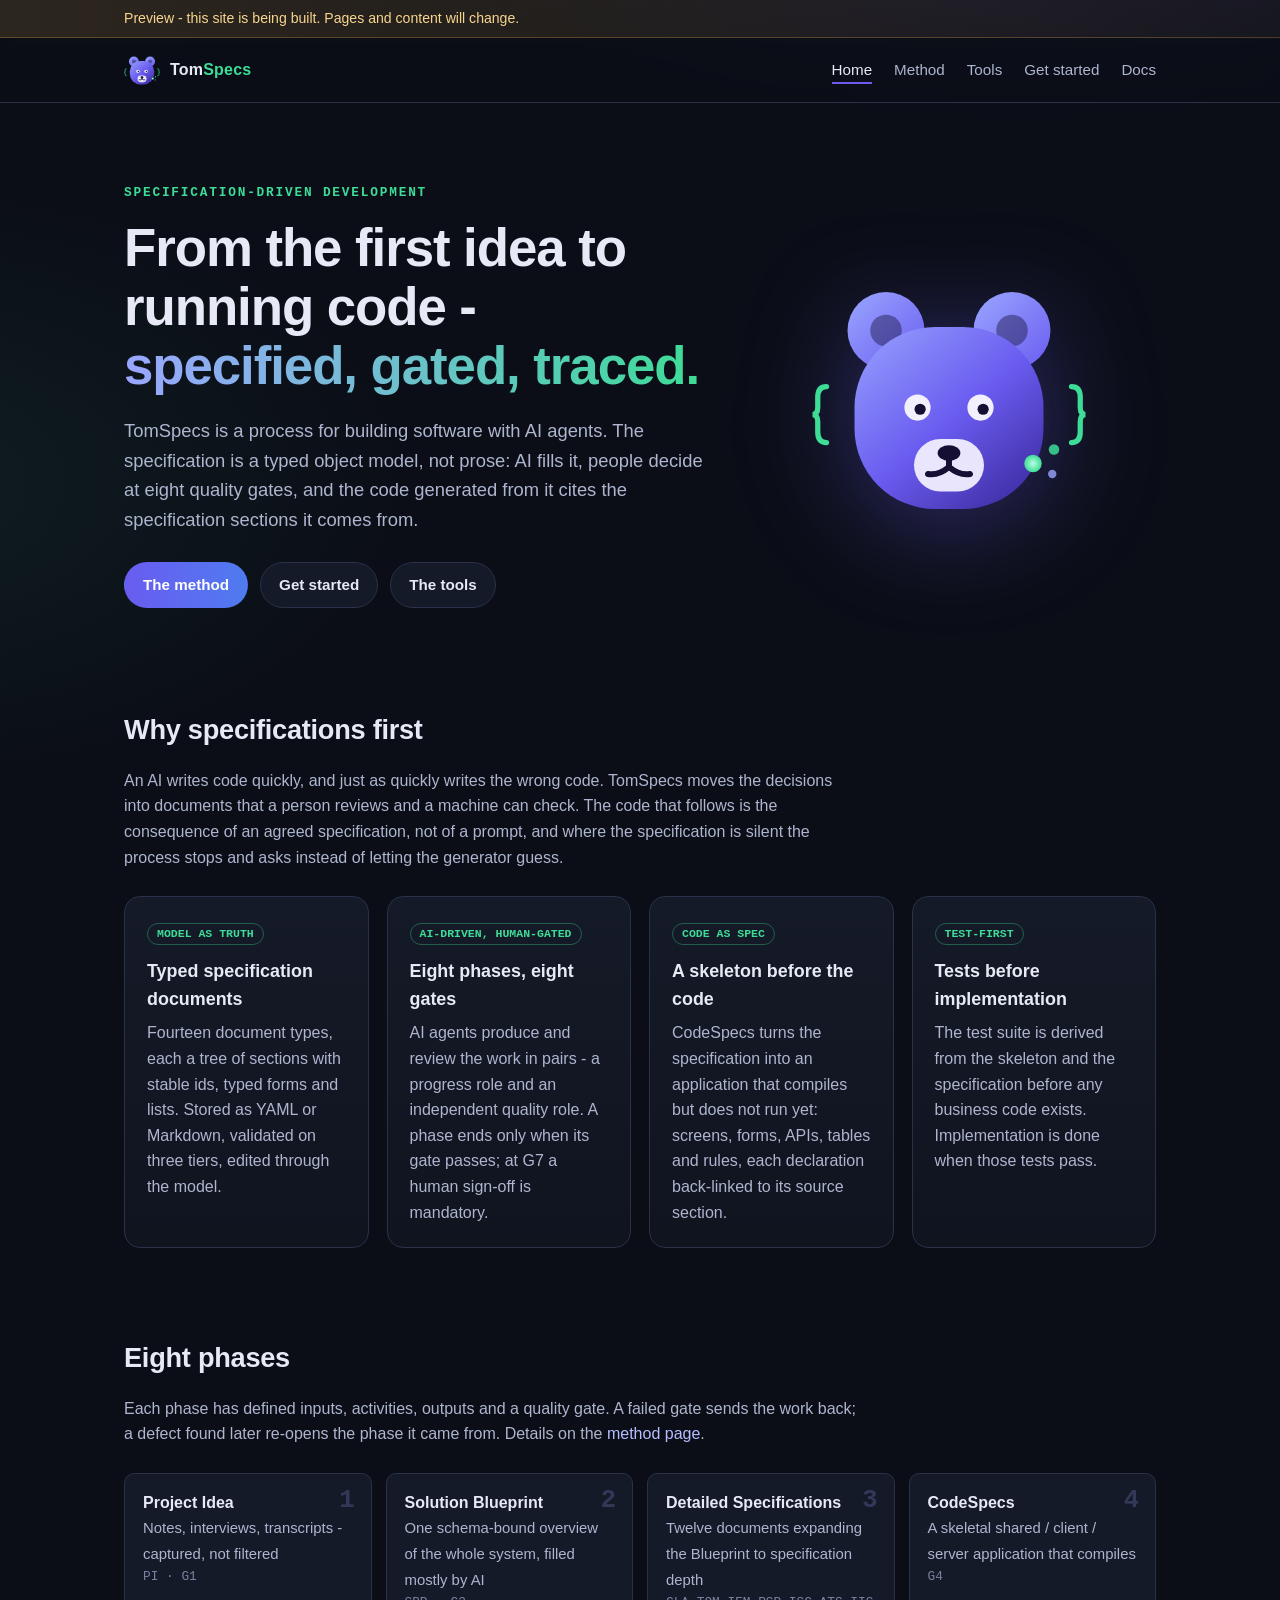
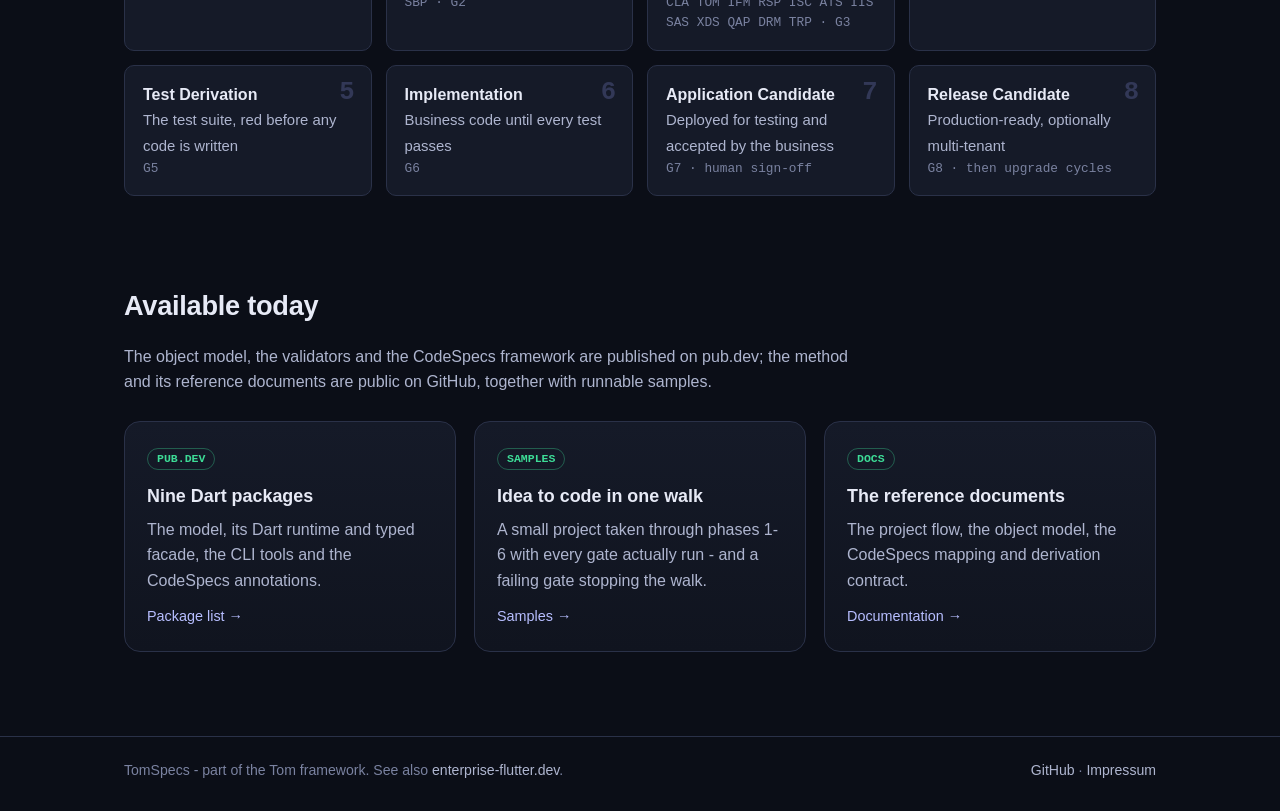
<file: index.html>
<!doctype html>
<html lang="en">
<head>
<meta charset="utf-8">
<meta name="viewport" content="width=device-width, initial-scale=1">
<title>TomSpecs - specification-driven software development with AI</title>
<meta name="description" content="TomSpecs: a specification-first process for building software with AI - typed specification documents, eight phases with quality gates, and generated code that traces back to the specification.">
<meta name="theme-color" content="#0B0E17">
<link rel="icon" href="/assets/logo.svg" type="image/svg+xml">
<link rel="stylesheet" href="/assets/style.css">
<meta property="og:title" content="TomSpecs - specification-driven software development with AI">
<meta property="og:description" content="TomSpecs: a specification-first process for building software with AI - typed specification documents, eight phases with quality gates, and generated code that traces back to the specification.">
<meta property="og:image" content="https://tomspecs.dev/assets/logo.svg">
<link rel="canonical" href="https://tomspecs.dev/">
</head>
<body>
<div class="preview"><div class="wrap">Preview - this site is being built. Pages and content will change.</div></div>
<header class="site-header"><div class="wrap">
  <a class="brand" href="/"><img src="/assets/logo.svg" alt=""><span>Tom<b>Specs</b></span></a>
  <nav><a href="/" aria-current="page">Home</a><a href="/method/">Method</a><a href="/tools/">Tools</a><a href="/get-started/">Get started</a><a href="/docs/">Docs</a></nav>
</div></header>
<main>
<section class="hero"><div class="wrap">
  <div>
    <div class="eyebrow">Specification-driven development</div>
    <h1>From the first idea to running code - <em>specified, gated, traced.</em></h1>
    <p class="lead">TomSpecs is a process for building software with AI agents. The specification is a typed
    object model, not prose: AI fills it, people decide at eight quality gates, and the code generated from it
    cites the specification sections it comes from.</p>
    <div class="cta"><a class="btn primary" href="/method/">The method</a><a class="btn" href="/get-started/">Get started</a><a class="btn" href="/tools/">The tools</a></div>
  </div>
  <img class="hero-logo" src="/assets/logo.svg" alt="TomSpecs bear logo">
</div></section>

<section><div class="wrap">
  <h2>Why specifications first</h2>
  <p class="section-lead">An AI writes code quickly, and just as quickly writes the wrong code. TomSpecs moves the
  decisions into documents that a person reviews and a machine can check. The code that follows is the consequence
  of an agreed specification, not of a prompt, and where the specification is silent the process stops and asks
  instead of letting the generator guess.</p>
  <div class="grid">
    <div class="card"><div class="tag">MODEL AS TRUTH</div><h3>Typed specification documents</h3><p>Fourteen document types, each a tree of sections with stable ids, typed forms and lists. Stored as YAML or Markdown, validated on three tiers, edited through the model.</p></div>
    <div class="card"><div class="tag">AI-DRIVEN, HUMAN-GATED</div><h3>Eight phases, eight gates</h3><p>AI agents produce and review the work in pairs - a progress role and an independent quality role. A phase ends only when its gate passes; at G7 a human sign-off is mandatory.</p></div>
    <div class="card"><div class="tag">CODE AS SPEC</div><h3>A skeleton before the code</h3><p>CodeSpecs turns the specification into an application that compiles but does not run yet: screens, forms, APIs, tables and rules, each declaration back-linked to its source section.</p></div>
    <div class="card"><div class="tag">TEST-FIRST</div><h3>Tests before implementation</h3><p>The test suite is derived from the skeleton and the specification before any business code exists. Implementation is done when those tests pass.</p></div>
  </div>
</div></section>

<section><div class="wrap">
  <h2>Eight phases</h2>
  <p class="section-lead">Each phase has defined inputs, activities, outputs and a quality gate. A failed gate sends the work back; a defect found later re-opens the phase it came from. Details on the <a href="/method/">method page</a>.</p>
  <ol class="phases">
  <li><b>Project Idea</b><span>Notes, interviews, transcripts - captured, not filtered</span><div class="opt mono">PI · G1</div></li>
  <li><b>Solution Blueprint</b><span>One schema-bound overview of the whole system, filled mostly by AI</span><div class="opt mono">SBP · G2</div></li>
  <li><b>Detailed Specifications</b><span>Twelve documents expanding the Blueprint to specification depth</span><div class="opt mono">CLA TOM IFM RSP ISC ATS IIS SAS XDS QAP DRM TRP · G3</div></li>
  <li><b>CodeSpecs</b><span>A skeletal shared / client / server application that compiles</span><div class="opt mono">G4</div></li>
  <li><b>Test Derivation</b><span>The test suite, red before any code is written</span><div class="opt mono">G5</div></li>
  <li><b>Implementation</b><span>Business code until every test passes</span><div class="opt mono">G6</div></li>
  <li><b>Application Candidate</b><span>Deployed for testing and accepted by the business</span><div class="opt mono">G7 · human sign-off</div></li>
  <li><b>Release Candidate</b><span>Production-ready, optionally multi-tenant</span><div class="opt mono">G8 · then upgrade cycles</div></li>
  </ol>
</div></section>

<section><div class="wrap">
  <h2>Available today</h2>
  <p class="section-lead">The object model, the validators and the CodeSpecs framework are published on pub.dev; the method and its reference documents are public on GitHub, together with runnable samples.</p>
  <div class="grid">
    <div class="card"><div class="tag">PUB.DEV</div><h3>Nine Dart packages</h3><p>The model, its Dart runtime and typed facade, the CLI tools and the CodeSpecs annotations.</p><a class="more" href="/get-started/#packages">Package list &rarr;</a></div>
    <div class="card"><div class="tag">SAMPLES</div><h3>Idea to code in one walk</h3><p>A small project taken through phases 1-6 with every gate actually run - and a failing gate stopping the walk.</p><a class="more" href="/get-started/#samples">Samples &rarr;</a></div>
    <div class="card"><div class="tag">DOCS</div><h3>The reference documents</h3><p>The project flow, the object model, the CodeSpecs mapping and derivation contract.</p><a class="more" href="/docs/">Documentation &rarr;</a></div>
  </div>
</div></section>

</main>
<footer class="site-footer"><div class="wrap">
  <span>TomSpecs - part of the Tom framework. See also <a href="https://enterprise-flutter.dev/">enterprise-flutter.dev</a>.</span>
  <span><a href="https://github.com/al-the-bear/tom_ai_build">GitHub</a> · <a href="/impressum/">Impressum</a></span>
</div></footer>
</body>
</html>
</file>
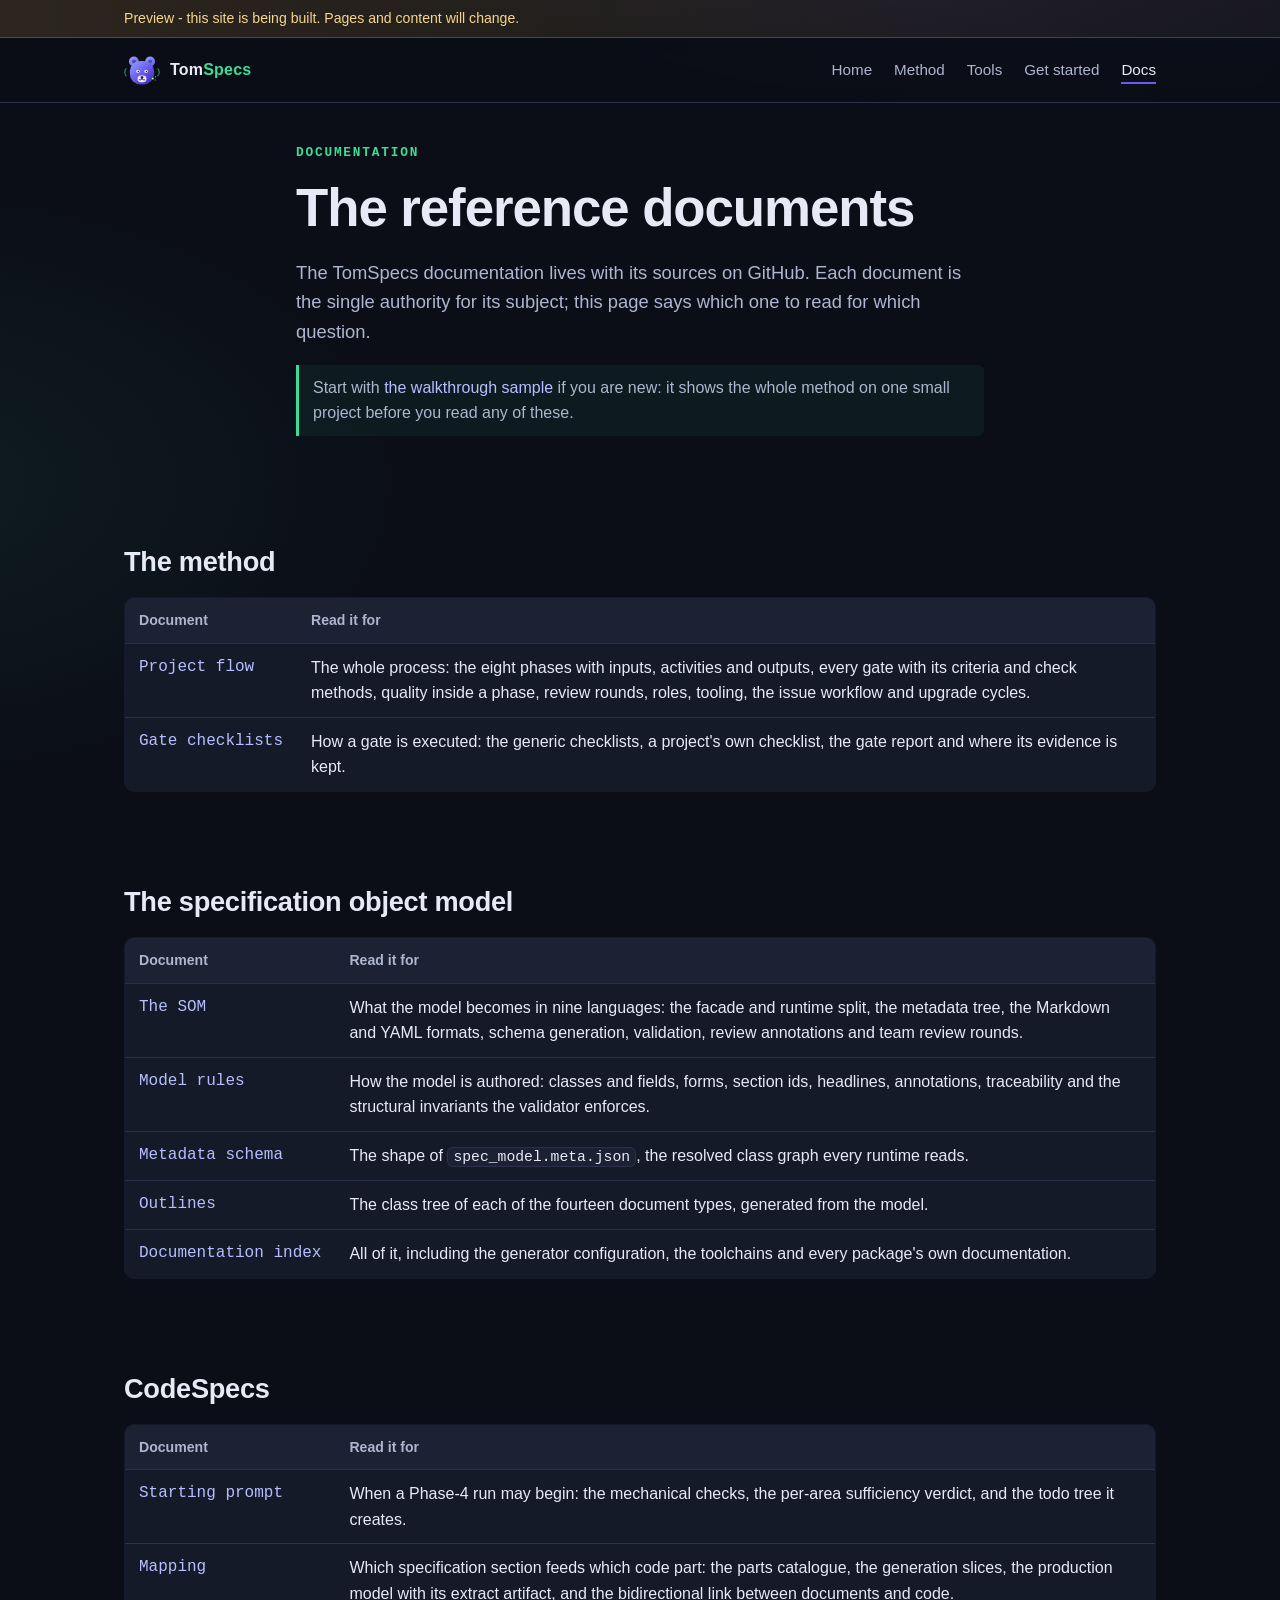
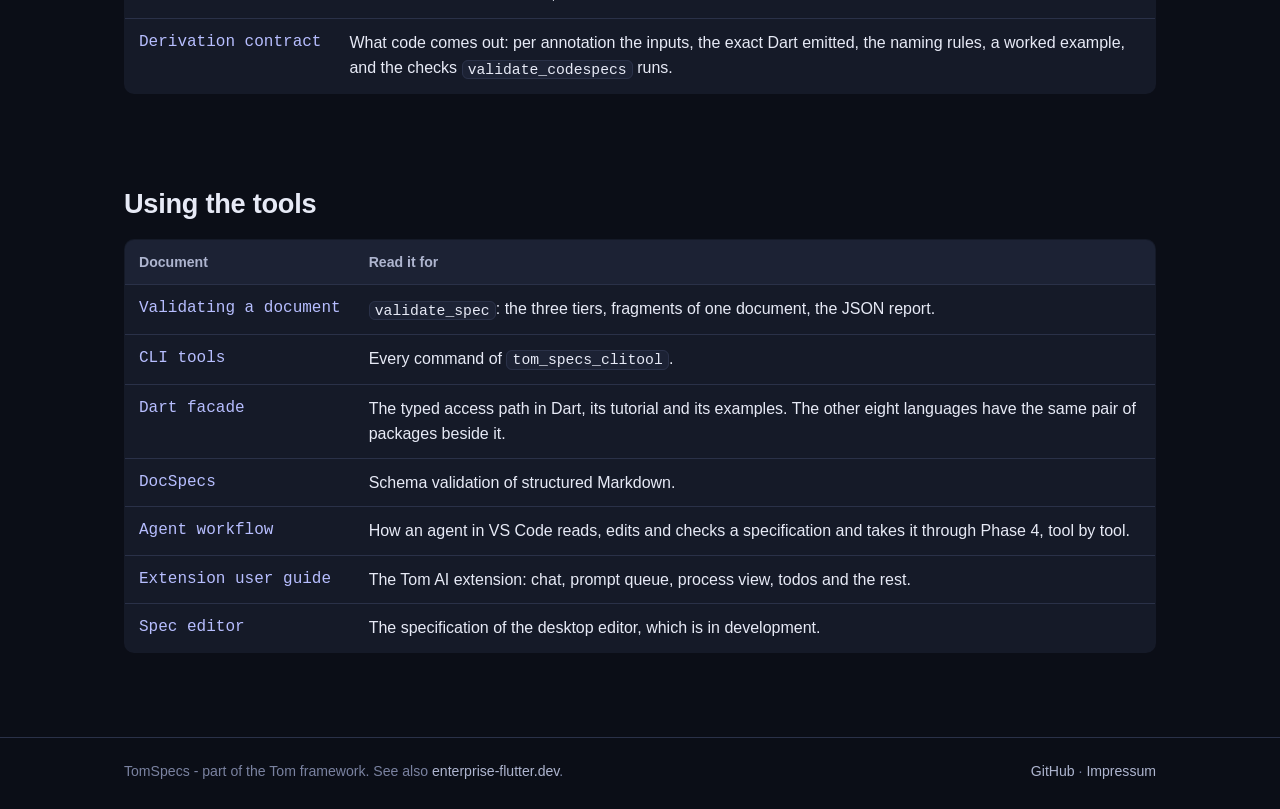
<file: docs/index.html>
<!doctype html>
<html lang="en">
<head>
<meta charset="utf-8">
<meta name="viewport" content="width=device-width, initial-scale=1">
<title>TomSpecs documentation - the method, the model, CodeSpecs, the tools</title>
<meta name="description" content="A map of the TomSpecs documentation: the project flow and gate checklists, the specification object model, CodeSpecs, the packages and the Tom AI extension.">
<meta name="theme-color" content="#0B0E17">
<link rel="icon" href="/assets/logo.svg" type="image/svg+xml">
<link rel="stylesheet" href="/assets/style.css">
<meta property="og:title" content="TomSpecs documentation - the method, the model, CodeSpecs, the tools">
<meta property="og:description" content="A map of the TomSpecs documentation: the project flow and gate checklists, the specification object model, CodeSpecs, the packages and the Tom AI extension.">
<meta property="og:image" content="https://tomspecs.dev/assets/logo.svg">
<link rel="canonical" href="https://tomspecs.dev/docs/">
</head>
<body>
<div class="preview"><div class="wrap">Preview - this site is being built. Pages and content will change.</div></div>
<header class="site-header"><div class="wrap">
  <a class="brand" href="/"><img src="/assets/logo.svg" alt=""><span>Tom<b>Specs</b></span></a>
  <nav><a href="/">Home</a><a href="/method/">Method</a><a href="/tools/">Tools</a><a href="/get-started/">Get started</a><a href="/docs/" aria-current="page">Docs</a></nav>
</div></header>
<main>
<section><div class="wrap prose">
  <div class="eyebrow">Documentation</div>
  <h1>The reference documents</h1>
  <p class="lead">The TomSpecs documentation lives with its sources on GitHub. Each document is the single
  authority for its subject; this page says which one to read for which question.</p>
  <p class="note">Start with <a href="/get-started/#walkthrough">the walkthrough sample</a> if you are new: it shows the
  whole method on one small project before you read any of these.</p>
</div></section>

<section><div class="wrap">
  <h2>The method</h2>
  <table>
    <tr><th>Document</th><th>Read it for</th></tr>
    <tr><td><a href="https://github.com/al-the-bear/tom_ai_build/blob/main/tom_specs_model/doc/tom_specs_project_flow.md">Project flow</a></td><td>The whole process: the eight phases with inputs, activities and outputs, every gate with its criteria and check methods, quality inside a phase, review rounds, roles, tooling, the issue workflow and upgrade cycles.</td></tr>
    <tr><td><a href="https://github.com/al-the-bear/tom_ai_build/blob/main/tom_specs_model/doc/tom_specs_gate_checklists.md">Gate checklists</a></td><td>How a gate is executed: the generic checklists, a project's own checklist, the gate report and where its evidence is kept.</td></tr>
  </table>
</div></section>

<section><div class="wrap">
  <h2>The specification object model</h2>
  <table>
    <tr><th>Document</th><th>Read it for</th></tr>
    <tr><td><a href="https://github.com/al-the-bear/tom_ai_build/blob/main/tom_specs_model/doc/som_multiplatform_spec_model.md">The SOM</a></td><td>What the model becomes in nine languages: the facade and runtime split, the metadata tree, the Markdown and YAML formats, schema generation, validation, review annotations and team review rounds.</td></tr>
    <tr><td><a href="https://github.com/al-the-bear/tom_ai_build/blob/main/tom_specs_model/doc/tom_specs_model_rules.md">Model rules</a></td><td>How the model is authored: classes and fields, forms, section ids, headlines, annotations, traceability and the structural invariants the validator enforces.</td></tr>
    <tr><td><a href="https://github.com/al-the-bear/tom_ai_build/blob/main/tom_specs_model/doc/tom_specs_model_meta_schema.md">Metadata schema</a></td><td>The shape of <code>spec_model.meta.json</code>, the resolved class graph every runtime reads.</td></tr>
    <tr><td><a href="https://github.com/al-the-bear/tom_ai_build/tree/main/tom_specs_model/generated-doc/outlines">Outlines</a></td><td>The class tree of each of the fourteen document types, generated from the model.</td></tr>
    <tr><td><a href="https://github.com/al-the-bear/tom_ai_build/blob/main/tom_specs_model/doc/index.md">Documentation index</a></td><td>All of it, including the generator configuration, the toolchains and every package's own documentation.</td></tr>
  </table>
</div></section>

<section><div class="wrap">
  <h2>CodeSpecs</h2>
  <table>
    <tr><th>Document</th><th>Read it for</th></tr>
    <tr><td><a href="https://github.com/al-the-bear/tom_ai_build/blob/main/tom_specs_model/doc/codespecs_prompt.md">Starting prompt</a></td><td>When a Phase-4 run may begin: the mechanical checks, the per-area sufficiency verdict, and the todo tree it creates.</td></tr>
    <tr><td><a href="https://github.com/al-the-bear/tom_ai_build/blob/main/tom_core_codespecs/doc/codespecs_mapping.md">Mapping</a></td><td>Which specification section feeds which code part: the parts catalogue, the generation slices, the production model with its extract artifact, and the bidirectional link between documents and code.</td></tr>
    <tr><td><a href="https://github.com/al-the-bear/tom_ai_build/blob/main/tom_core_codespecs/doc/codespecs_derivation_contract.md">Derivation contract</a></td><td>What code comes out: per annotation the inputs, the exact Dart emitted, the naming rules, a worked example, and the checks <code>validate_codespecs</code> runs.</td></tr>
  </table>
</div></section>

<section><div class="wrap">
  <h2>Using the tools</h2>
  <table>
    <tr><th>Document</th><th>Read it for</th></tr>
    <tr><td><a href="https://github.com/al-the-bear/tom_ai_build/blob/main/tom_specs_clitool/doc/validating_a_document.md">Validating a document</a></td><td><code>validate_spec</code>: the three tiers, fragments of one document, the JSON report.</td></tr>
    <tr><td><a href="https://github.com/al-the-bear/tom_ai_build/blob/main/tom_specs_clitool/README.md">CLI tools</a></td><td>Every command of <code>tom_specs_clitool</code>.</td></tr>
    <tr><td><a href="https://github.com/al-the-bear/tom_ai_build/tree/main/tom_som_dart_v0">Dart facade</a></td><td>The typed access path in Dart, its tutorial and its examples. The other eight languages have the same pair of packages beside it.</td></tr>
    <tr><td><a href="https://github.com/al-the-bear/tom_ai_build/blob/main/tom_doc_specs/README.md">DocSpecs</a></td><td>Schema validation of structured Markdown.</td></tr>
    <tr><td><a href="https://github.com/al-the-bear/tom_vscode/blob/main/tom_vscode_extension/doc/tomspecs_agent_workflow.md">Agent workflow</a></td><td>How an agent in VS Code reads, edits and checks a specification and takes it through Phase 4, tool by tool.</td></tr>
    <tr><td><a href="https://github.com/al-the-bear/tom_vscode/blob/main/tom_vscode_extension/doc/user_guide.md">Extension user guide</a></td><td>The Tom AI extension: chat, prompt queue, process view, todos and the rest.</td></tr>
    <tr><td><a href="https://github.com/al-the-bear/tom_ai_build/blob/main/tom_specs_model/doc/tom_specs_editor_specification.md">Spec editor</a></td><td>The specification of the desktop editor, which is in development.</td></tr>
  </table>
</div></section>

</main>
<footer class="site-footer"><div class="wrap">
  <span>TomSpecs - part of the Tom framework. See also <a href="https://enterprise-flutter.dev/">enterprise-flutter.dev</a>.</span>
  <span><a href="https://github.com/al-the-bear/tom_ai_build">GitHub</a> · <a href="/impressum/">Impressum</a></span>
</div></footer>
</body>
</html>
</file>
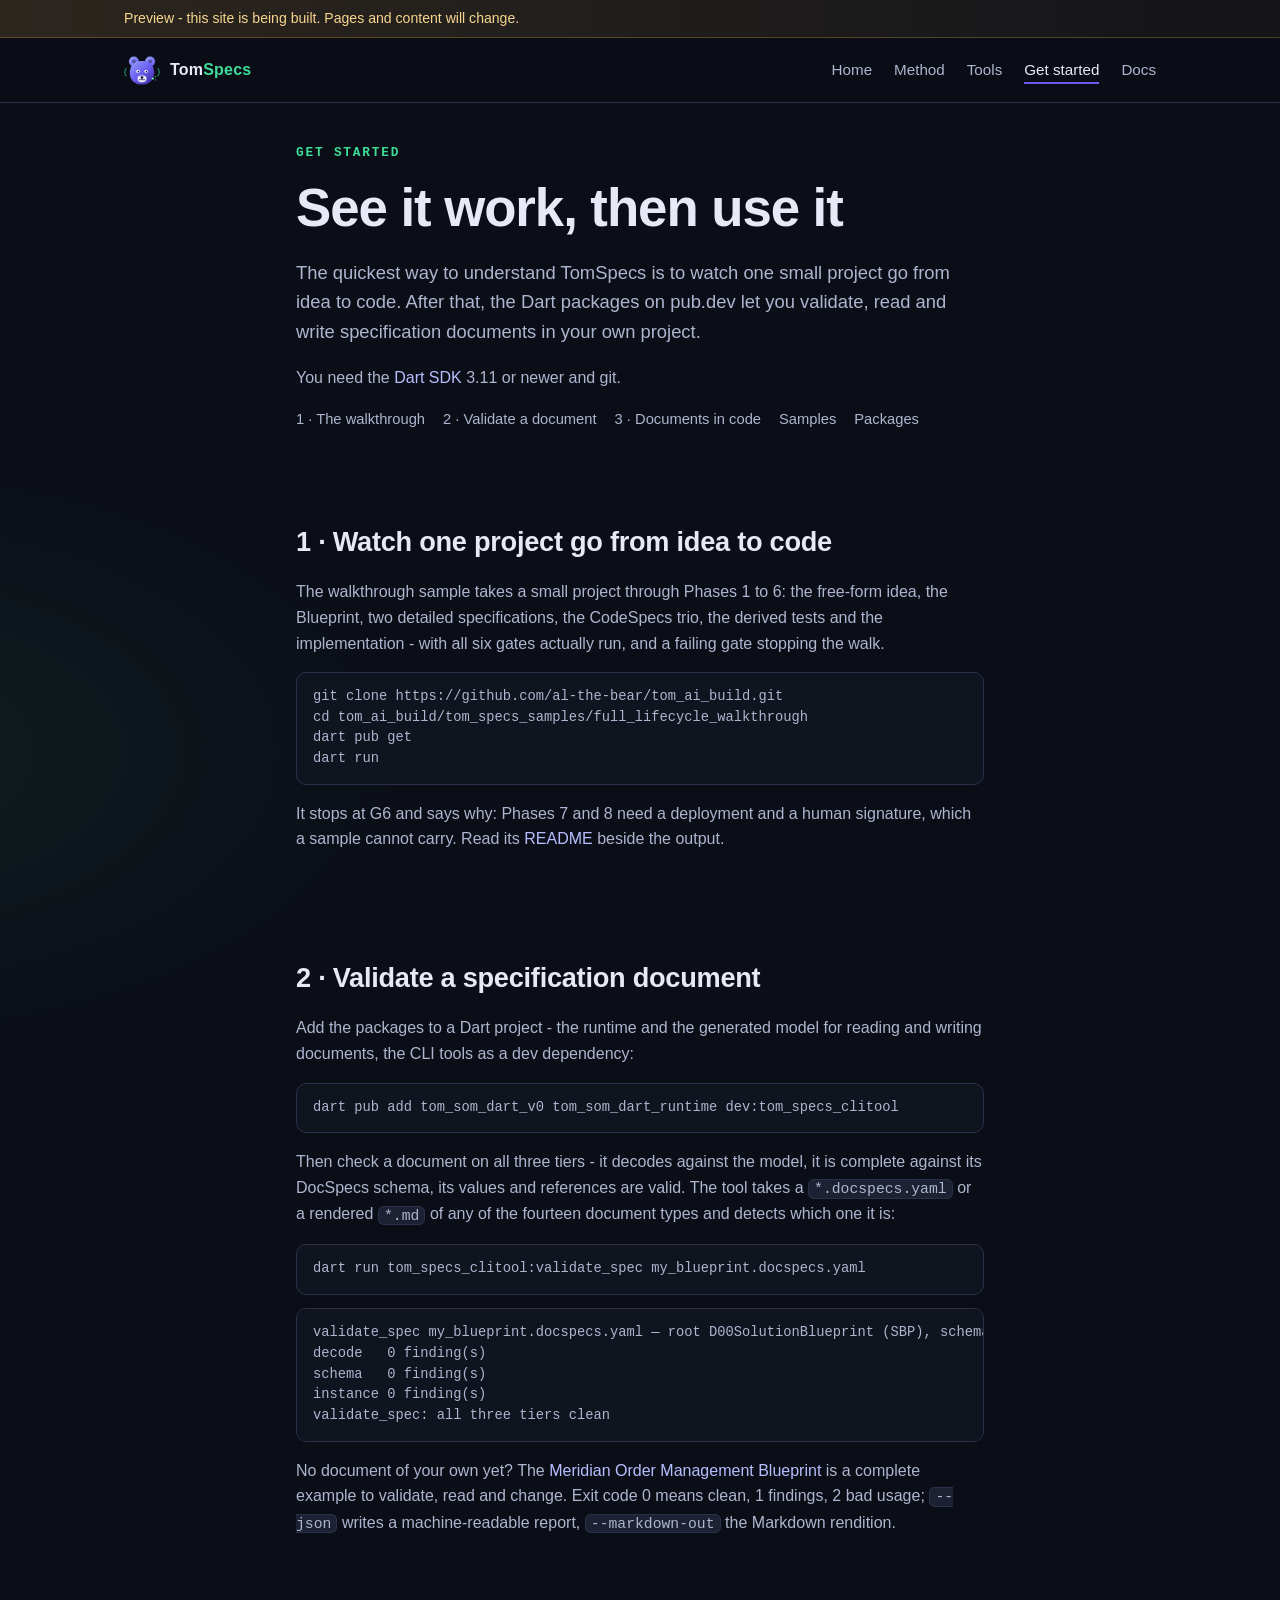
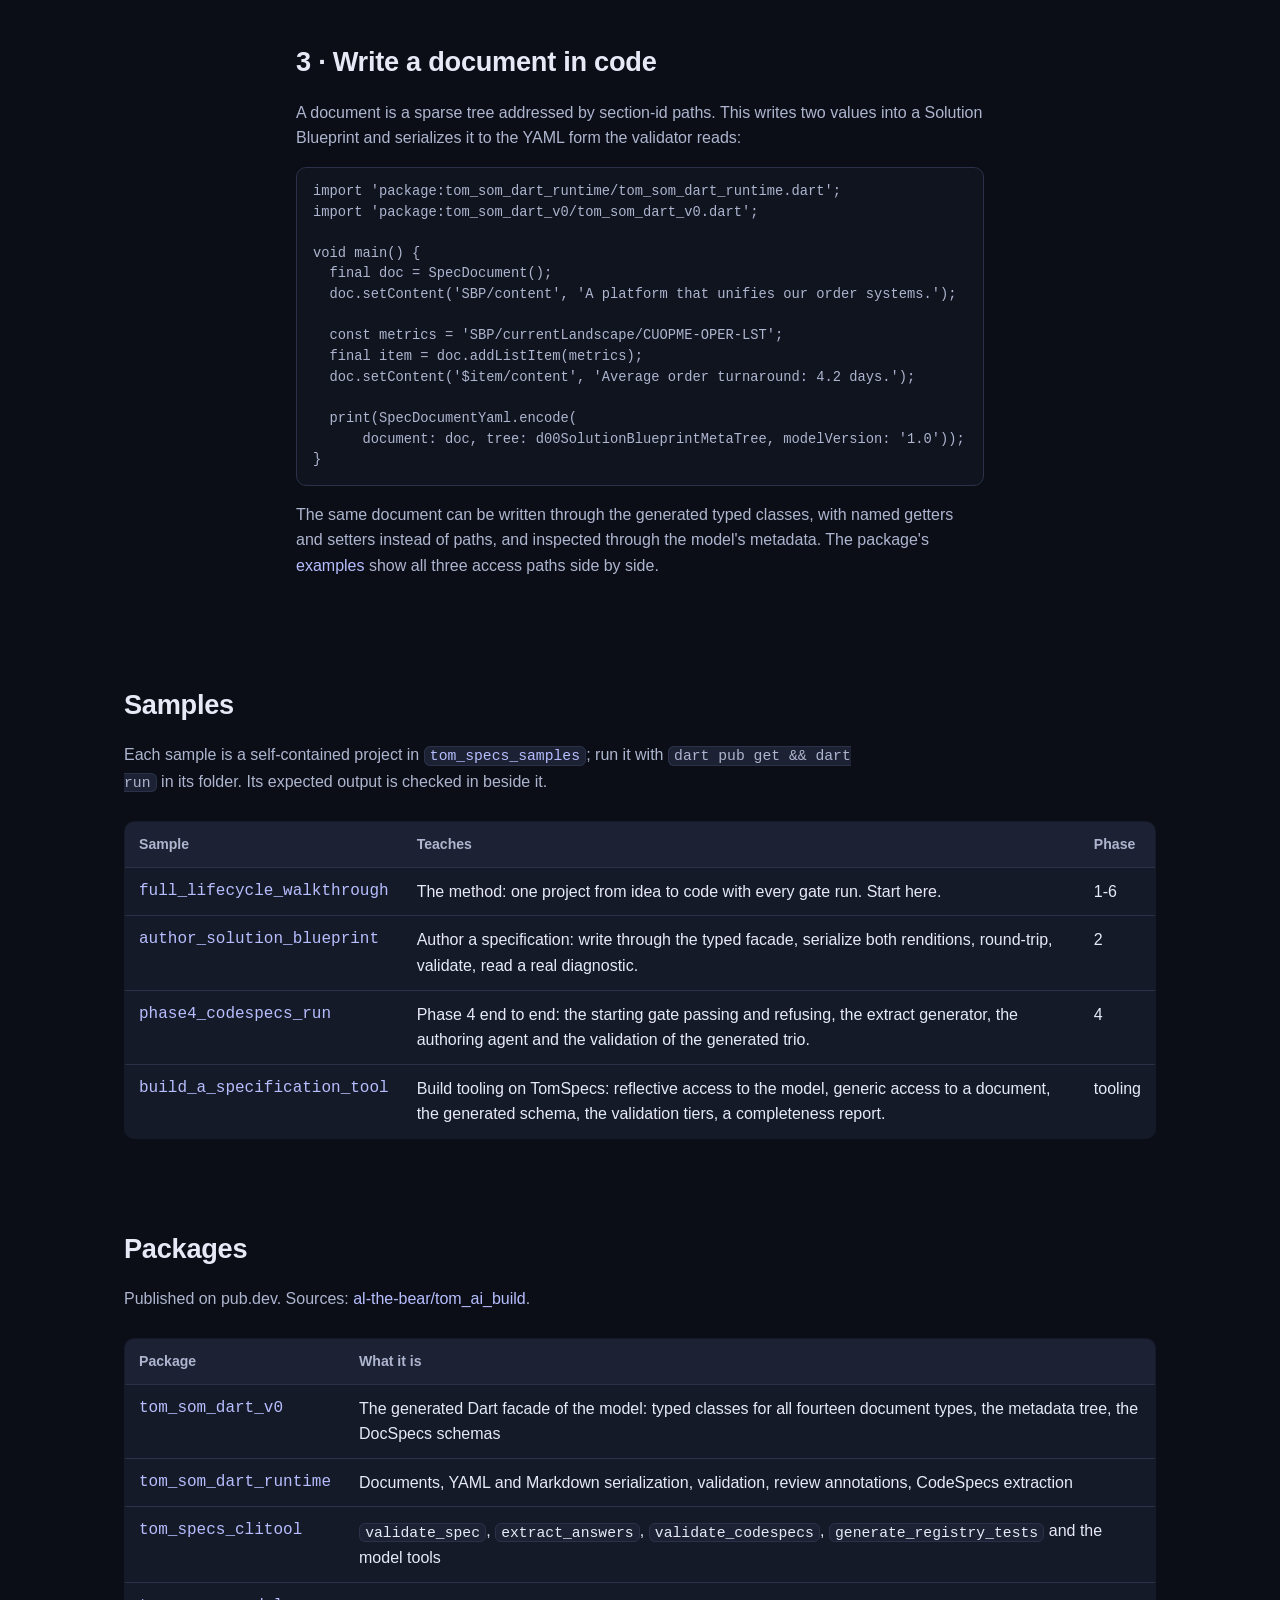
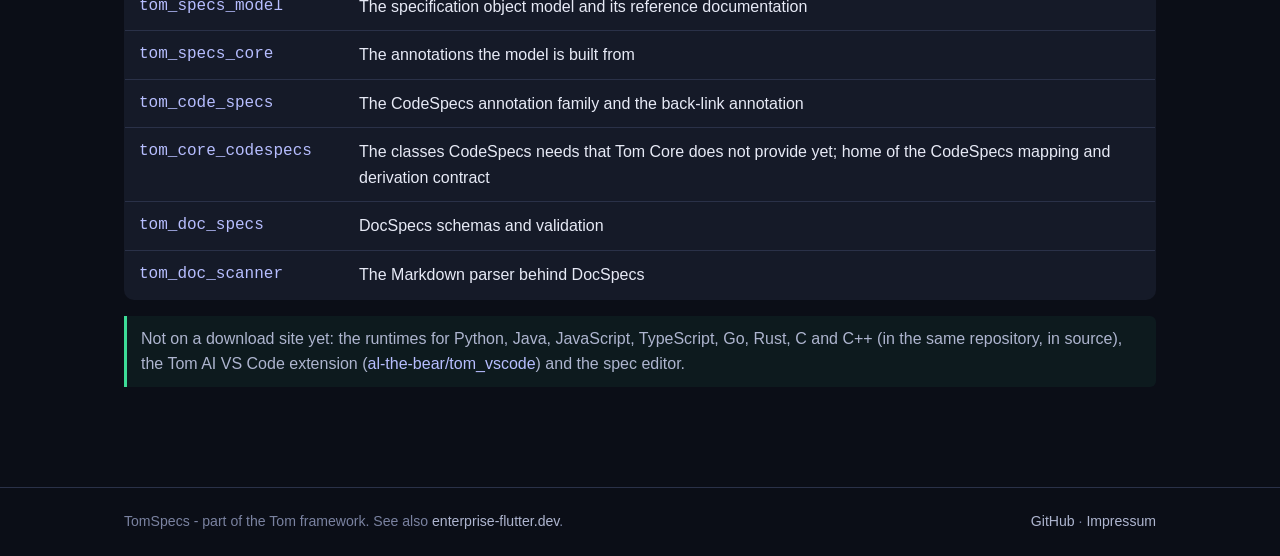
<file: get-started/index.html>
<!doctype html>
<html lang="en">
<head>
<meta charset="utf-8">
<meta name="viewport" content="width=device-width, initial-scale=1">
<title>Get started with TomSpecs - packages, samples, a first document</title>
<meta name="description" content="Get started with TomSpecs: run the walkthrough sample, install the Dart packages from pub.dev, validate a specification document and write one in code.">
<meta name="theme-color" content="#0B0E17">
<link rel="icon" href="/assets/logo.svg" type="image/svg+xml">
<link rel="stylesheet" href="/assets/style.css">
<meta property="og:title" content="Get started with TomSpecs - packages, samples, a first document">
<meta property="og:description" content="Get started with TomSpecs: run the walkthrough sample, install the Dart packages from pub.dev, validate a specification document and write one in code.">
<meta property="og:image" content="https://tomspecs.dev/assets/logo.svg">
<link rel="canonical" href="https://tomspecs.dev/get-started/">
</head>
<body>
<div class="preview"><div class="wrap">Preview - this site is being built. Pages and content will change.</div></div>
<header class="site-header"><div class="wrap">
  <a class="brand" href="/"><img src="/assets/logo.svg" alt=""><span>Tom<b>Specs</b></span></a>
  <nav><a href="/">Home</a><a href="/method/">Method</a><a href="/tools/">Tools</a><a href="/get-started/" aria-current="page">Get started</a><a href="/docs/">Docs</a></nav>
</div></header>
<main>
<section><div class="wrap prose">
  <div class="eyebrow">Get started</div>
  <h1>See it work, then use it</h1>
  <p class="lead">The quickest way to understand TomSpecs is to watch one small project go from idea to code.
  After that, the Dart packages on pub.dev let you validate, read and write specification documents in your own
  project.</p>
  <p>You need the <a href="https://dart.dev/get-dart">Dart SDK</a> 3.11 or newer and git.</p>
  <div class="toc"><a href="#walkthrough">1 · The walkthrough</a><a href="#validate">2 · Validate a document</a><a href="#code">3 · Documents in code</a><a href="#samples">Samples</a><a href="#packages">Packages</a></div>
</div></section>

<section id="walkthrough"><div class="wrap prose">
  <h2>1 · Watch one project go from idea to code</h2>
  <p>The walkthrough sample takes a small project through Phases 1 to 6: the free-form idea, the Blueprint, two
  detailed specifications, the CodeSpecs trio, the derived tests and the implementation - with all six gates
  actually run, and a failing gate stopping the walk.</p>
  <pre><code>git clone https://github.com/al-the-bear/tom_ai_build.git
cd tom_ai_build/tom_specs_samples/full_lifecycle_walkthrough
dart pub get
dart run</code></pre>
  <p>It stops at G6 and says why: Phases 7 and 8 need a deployment and a human signature, which a sample cannot
  carry. Read its <a href="https://github.com/al-the-bear/tom_ai_build/blob/main/tom_specs_samples/full_lifecycle_walkthrough/README.md">README</a> beside the output.</p>
</div></section>

<section id="validate"><div class="wrap prose">
  <h2>2 · Validate a specification document</h2>
  <p>Add the packages to a Dart project - the runtime and the generated model for reading and writing documents,
  the CLI tools as a dev dependency:</p>
  <pre><code>dart pub add tom_som_dart_v0 tom_som_dart_runtime dev:tom_specs_clitool</code></pre>
  <p>Then check a document on all three tiers - it decodes against the model, it is complete against its DocSpecs
  schema, its values and references are valid. The tool takes a <code>*.docspecs.yaml</code> or a rendered
  <code>*.md</code> of any of the fourteen document types and detects which one it is:</p>
  <pre><code>dart run tom_specs_clitool:validate_spec my_blueprint.docspecs.yaml</code></pre>
  <pre>validate_spec my_blueprint.docspecs.yaml — root D00SolutionBlueprint (SBP), schema solution-blueprint
decode   0 finding(s)
schema   0 finding(s)
instance 0 finding(s)
validate_spec: all three tiers clean</pre>
  <p>No document of your own yet? The <a href="https://github.com/al-the-bear/tom_ai_build/blob/main/tom_som_dart_v0/documents/meridian_order_management.docspecs.yaml">Meridian Order Management Blueprint</a>
  is a complete example to validate, read and change. Exit code 0 means clean, 1 findings, 2 bad usage;
  <code>--json</code> writes a machine-readable report, <code>--markdown-out</code> the Markdown rendition.</p>
</div></section>

<section id="code"><div class="wrap prose">
  <h2>3 · Write a document in code</h2>
  <p>A document is a sparse tree addressed by section-id paths. This writes two values into a Solution Blueprint and
  serializes it to the YAML form the validator reads:</p>
  <pre><code>import 'package:tom_som_dart_runtime/tom_som_dart_runtime.dart';
import 'package:tom_som_dart_v0/tom_som_dart_v0.dart';

void main() {
  final doc = SpecDocument();
  doc.setContent('SBP/content', 'A platform that unifies our order systems.');

  const metrics = 'SBP/currentLandscape/CUOPME-OPER-LST';
  final item = doc.addListItem(metrics);
  doc.setContent('$item/content', 'Average order turnaround: 4.2 days.');

  print(SpecDocumentYaml.encode(
      document: doc, tree: d00SolutionBlueprintMetaTree, modelVersion: '1.0'));
}</code></pre>
  <p>The same document can be written through the generated typed classes, with named getters and setters instead
  of paths, and inspected through the model's metadata. The package's
  <a href="https://github.com/al-the-bear/tom_ai_build/tree/main/tom_som_dart_v0/example">examples</a> show all three
  access paths side by side.</p>
</div></section>

<section id="samples"><div class="wrap">
  <h2>Samples</h2>
  <p class="section-lead">Each sample is a self-contained project in
  <a href="https://github.com/al-the-bear/tom_ai_build/tree/main/tom_specs_samples"><code>tom_specs_samples</code></a>; run it with
  <code>dart pub get &amp;&amp; dart run</code> in its folder. Its expected output is checked in beside it.</p>
  <table>
    <tr><th>Sample</th><th>Teaches</th><th>Phase</th></tr>
    <tr><td><a href="https://github.com/al-the-bear/tom_ai_build/tree/main/tom_specs_samples/full_lifecycle_walkthrough">full_lifecycle_walkthrough</a></td><td>The method: one project from idea to code with every gate run. Start here.</td><td>1-6</td></tr>
    <tr><td><a href="https://github.com/al-the-bear/tom_ai_build/tree/main/tom_specs_samples/author_solution_blueprint">author_solution_blueprint</a></td><td>Author a specification: write through the typed facade, serialize both renditions, round-trip, validate, read a real diagnostic.</td><td>2</td></tr>
    <tr><td><a href="https://github.com/al-the-bear/tom_ai_build/tree/main/tom_specs_samples/phase4_codespecs_run">phase4_codespecs_run</a></td><td>Phase 4 end to end: the starting gate passing and refusing, the extract generator, the authoring agent and the validation of the generated trio.</td><td>4</td></tr>
    <tr><td><a href="https://github.com/al-the-bear/tom_ai_build/tree/main/tom_specs_samples/build_a_specification_tool">build_a_specification_tool</a></td><td>Build tooling on TomSpecs: reflective access to the model, generic access to a document, the generated schema, the validation tiers, a completeness report.</td><td>tooling</td></tr>
  </table>
</div></section>

<section id="packages"><div class="wrap">
  <h2>Packages</h2>
  <p class="section-lead">Published on pub.dev. Sources: <a href="https://github.com/al-the-bear/tom_ai_build">al-the-bear/tom_ai_build</a>.</p>
  <table>
    <tr><th>Package</th><th>What it is</th></tr>
    <tr><td><a href="https://pub.dev/packages/tom_som_dart_v0">tom_som_dart_v0</a></td><td>The generated Dart facade of the model: typed classes for all fourteen document types, the metadata tree, the DocSpecs schemas</td></tr>
    <tr><td><a href="https://pub.dev/packages/tom_som_dart_runtime">tom_som_dart_runtime</a></td><td>Documents, YAML and Markdown serialization, validation, review annotations, CodeSpecs extraction</td></tr>
    <tr><td><a href="https://pub.dev/packages/tom_specs_clitool">tom_specs_clitool</a></td><td><code>validate_spec</code>, <code>extract_answers</code>, <code>validate_codespecs</code>, <code>generate_registry_tests</code> and the model tools</td></tr>
    <tr><td><a href="https://pub.dev/packages/tom_specs_model">tom_specs_model</a></td><td>The specification object model and its reference documentation</td></tr>
    <tr><td><a href="https://pub.dev/packages/tom_specs_core">tom_specs_core</a></td><td>The annotations the model is built from</td></tr>
    <tr><td><a href="https://pub.dev/packages/tom_code_specs">tom_code_specs</a></td><td>The CodeSpecs annotation family and the back-link annotation</td></tr>
    <tr><td><a href="https://pub.dev/packages/tom_core_codespecs">tom_core_codespecs</a></td><td>The classes CodeSpecs needs that Tom Core does not provide yet; home of the CodeSpecs mapping and derivation contract</td></tr>
    <tr><td><a href="https://pub.dev/packages/tom_doc_specs">tom_doc_specs</a></td><td>DocSpecs schemas and validation</td></tr>
    <tr><td><a href="https://pub.dev/packages/tom_doc_scanner">tom_doc_scanner</a></td><td>The Markdown parser behind DocSpecs</td></tr>
  </table>
  <p class="note">Not on a download site yet: the runtimes for Python, Java, JavaScript, TypeScript, Go, Rust, C and C++ (in the same repository, in source), the Tom AI VS Code extension (<a href="https://github.com/al-the-bear/tom_vscode">al-the-bear/tom_vscode</a>) and the spec editor.</p>
</div></section>

</main>
<footer class="site-footer"><div class="wrap">
  <span>TomSpecs - part of the Tom framework. See also <a href="https://enterprise-flutter.dev/">enterprise-flutter.dev</a>.</span>
  <span><a href="https://github.com/al-the-bear/tom_ai_build">GitHub</a> · <a href="/impressum/">Impressum</a></span>
</div></footer>
</body>
</html>
</file>
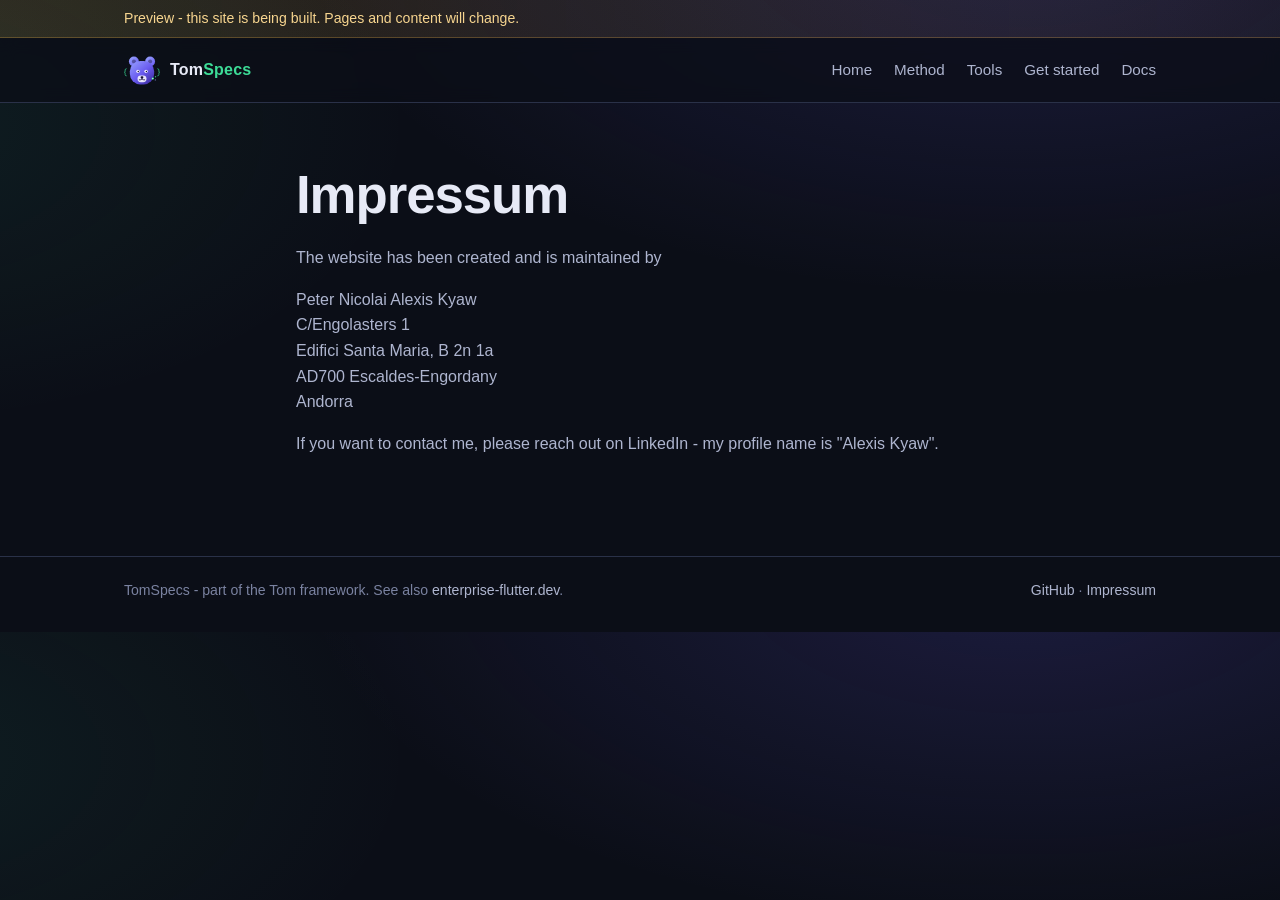
<file: impressum/index.html>
<!doctype html>
<html lang="en">
<head>
<meta charset="utf-8">
<meta name="viewport" content="width=device-width, initial-scale=1">
<title>Impressum - TomSpecs</title>
<meta name="description" content="Impressum of tomspecs.dev.">
<meta name="theme-color" content="#0B0E17">
<link rel="icon" href="/assets/logo.svg" type="image/svg+xml">
<link rel="stylesheet" href="/assets/style.css">
<meta property="og:title" content="Impressum - TomSpecs">
<meta property="og:description" content="Impressum of tomspecs.dev.">
<meta property="og:image" content="https://tomspecs.dev/assets/logo.svg">
<link rel="canonical" href="https://tomspecs.dev/impressum/">
</head>
<body>
<div class="preview"><div class="wrap">Preview - this site is being built. Pages and content will change.</div></div>
<header class="site-header"><div class="wrap">
  <a class="brand" href="/"><img src="/assets/logo.svg" alt=""><span>Tom<b>Specs</b></span></a>
  <nav><a href="/">Home</a><a href="/method/">Method</a><a href="/tools/">Tools</a><a href="/get-started/">Get started</a><a href="/docs/">Docs</a></nav>
</div></header>
<main>
<section><div class="wrap prose">
  <h1>Impressum</h1>
  <p>The website has been created and is maintained by</p>
  <p>Peter Nicolai Alexis Kyaw<br>C/Engolasters 1<br>Edifici Santa Maria, B 2n 1a<br>AD700 Escaldes-Engordany<br>Andorra</p>
  <p>If you want to contact me, please reach out on LinkedIn - my profile name is "Alexis Kyaw".</p>
</div></section>

</main>
<footer class="site-footer"><div class="wrap">
  <span>TomSpecs - part of the Tom framework. See also <a href="https://enterprise-flutter.dev/">enterprise-flutter.dev</a>.</span>
  <span><a href="https://github.com/al-the-bear/tom_ai_build">GitHub</a> · <a href="/impressum/" aria-current="page">Impressum</a></span>
</div></footer>
</body>
</html>
</file>
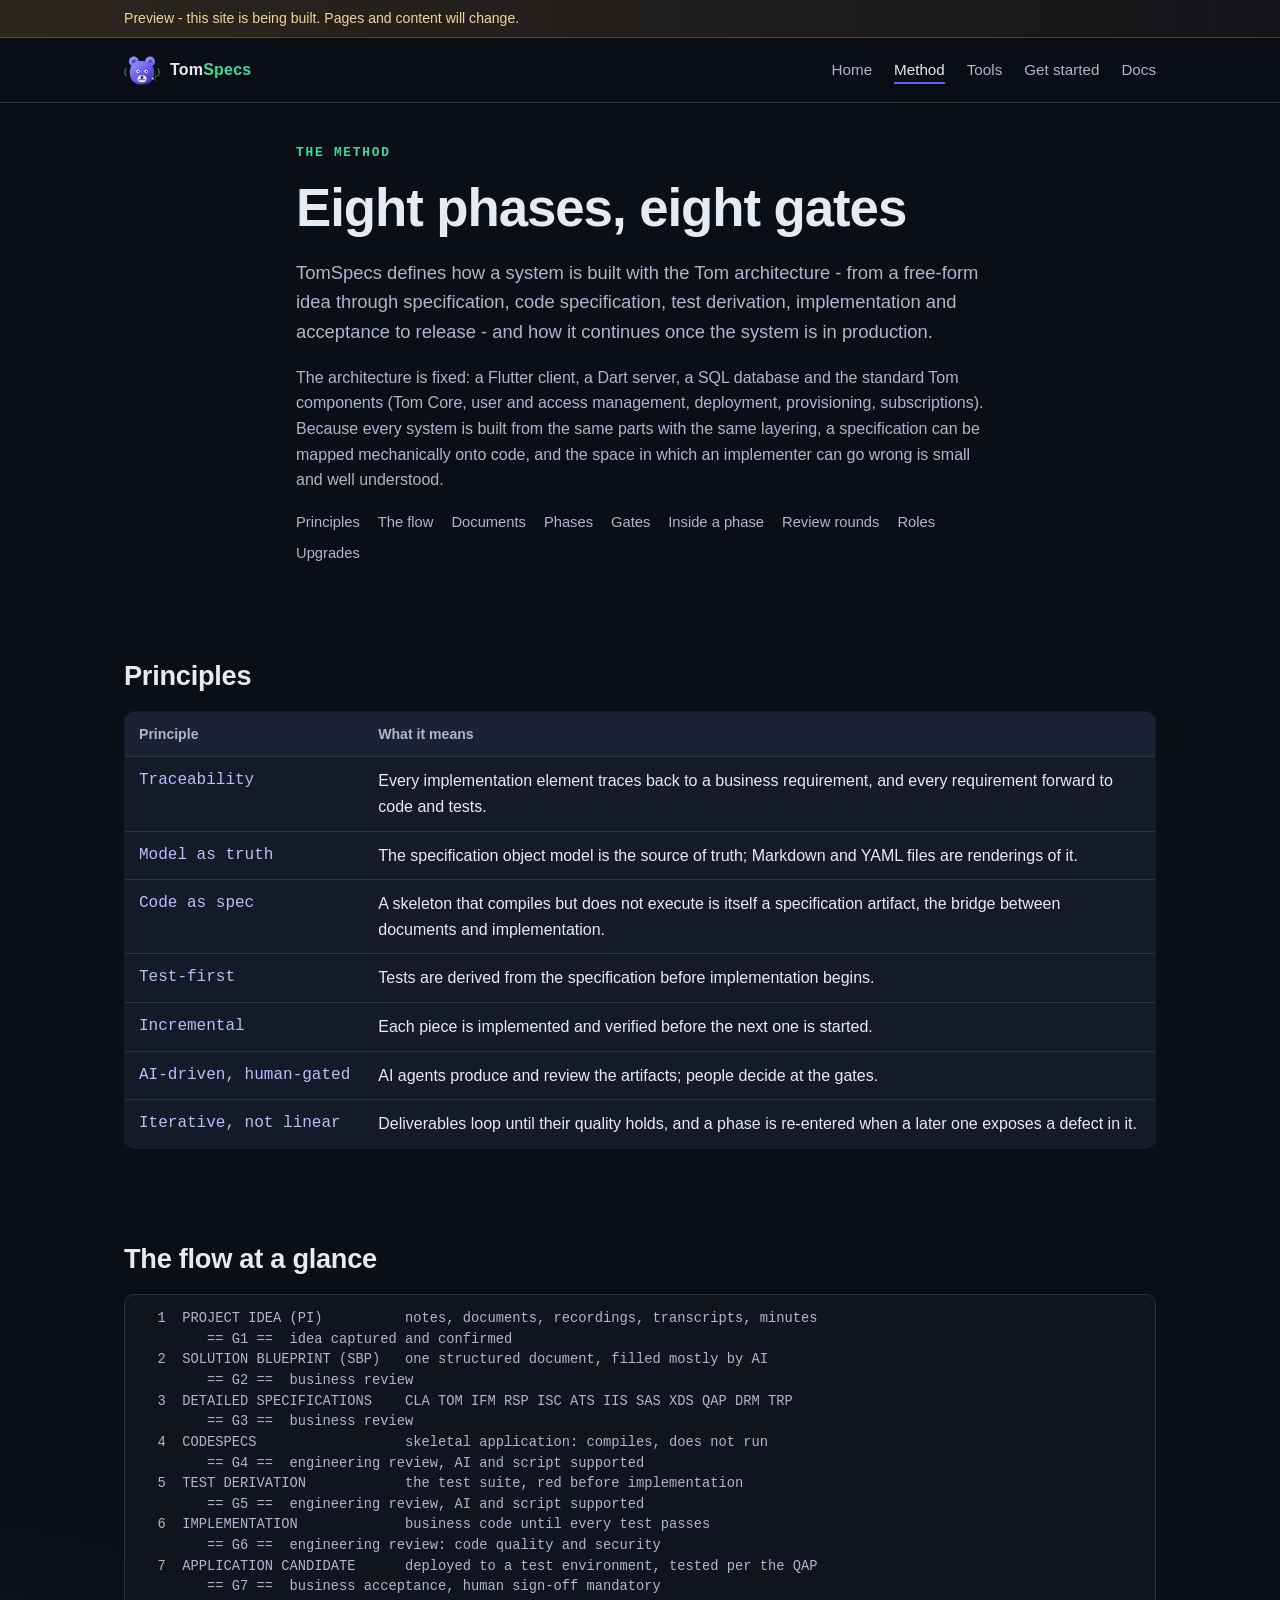
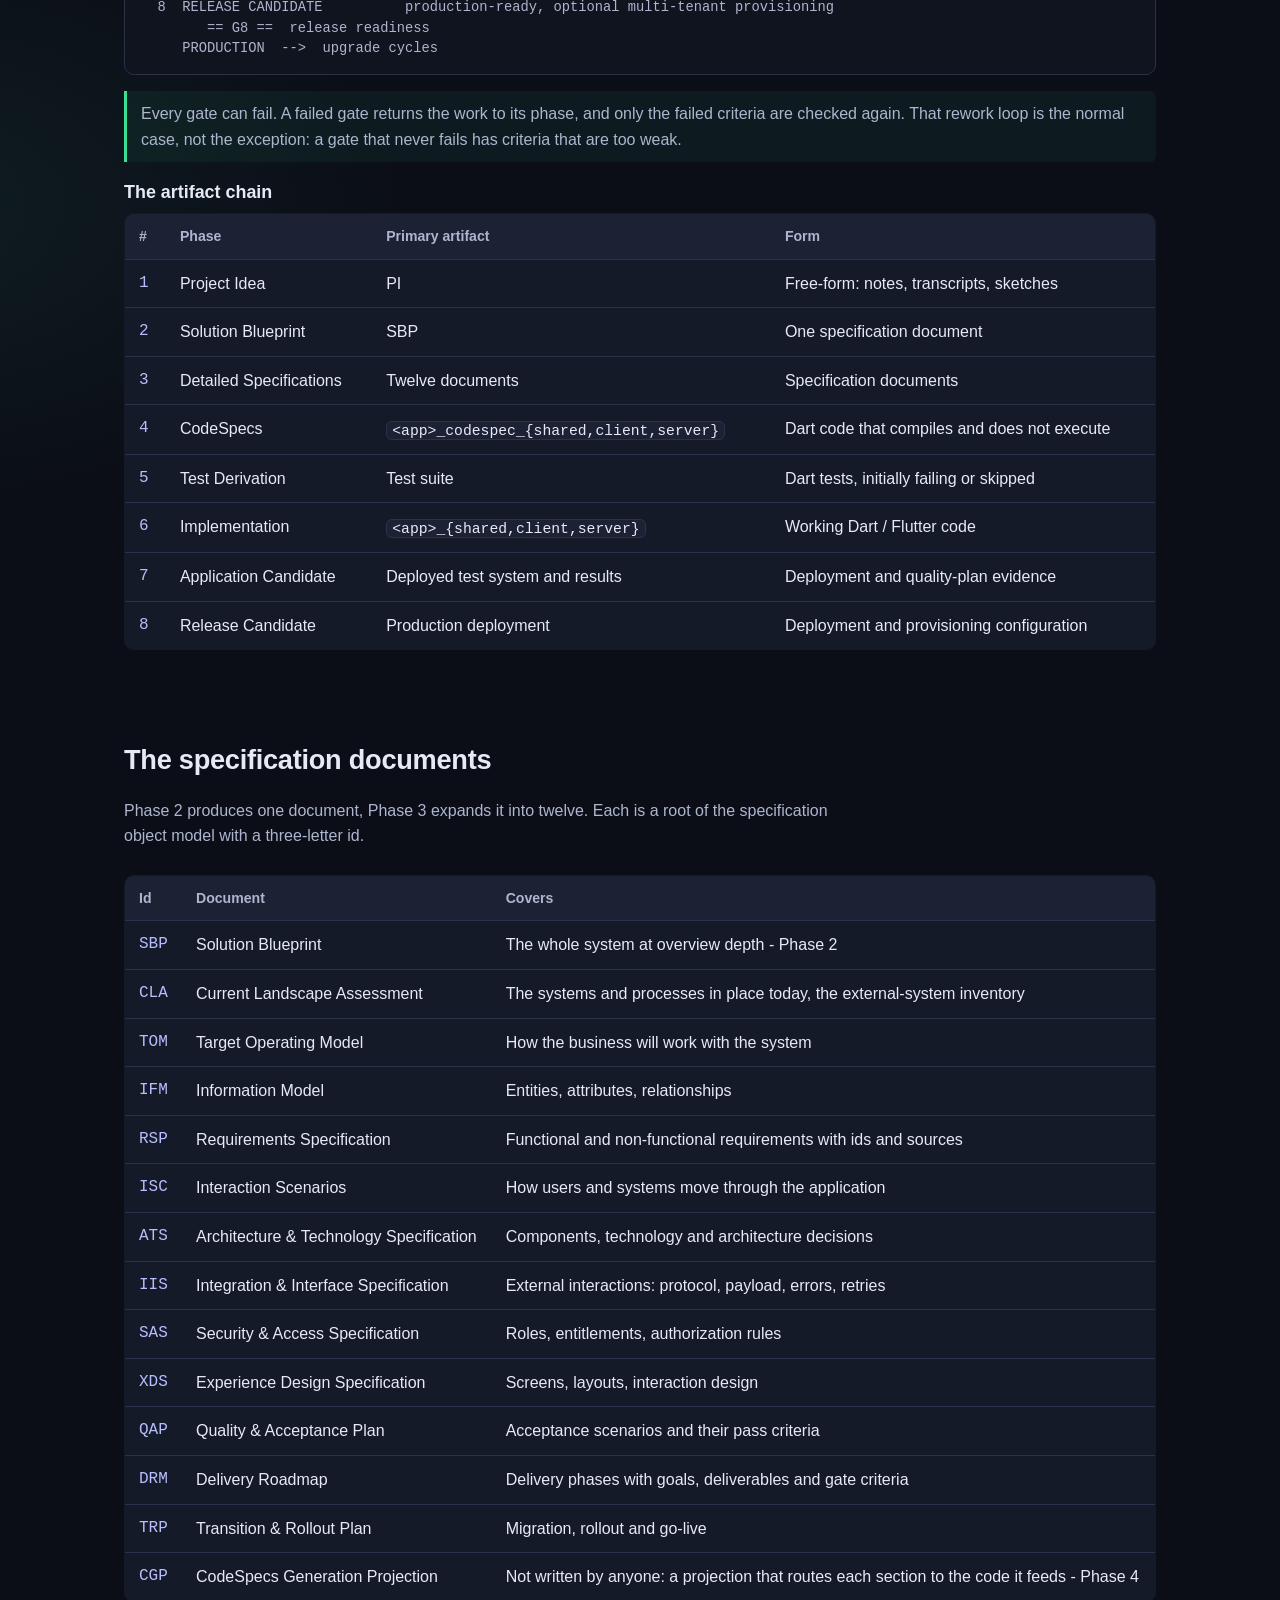
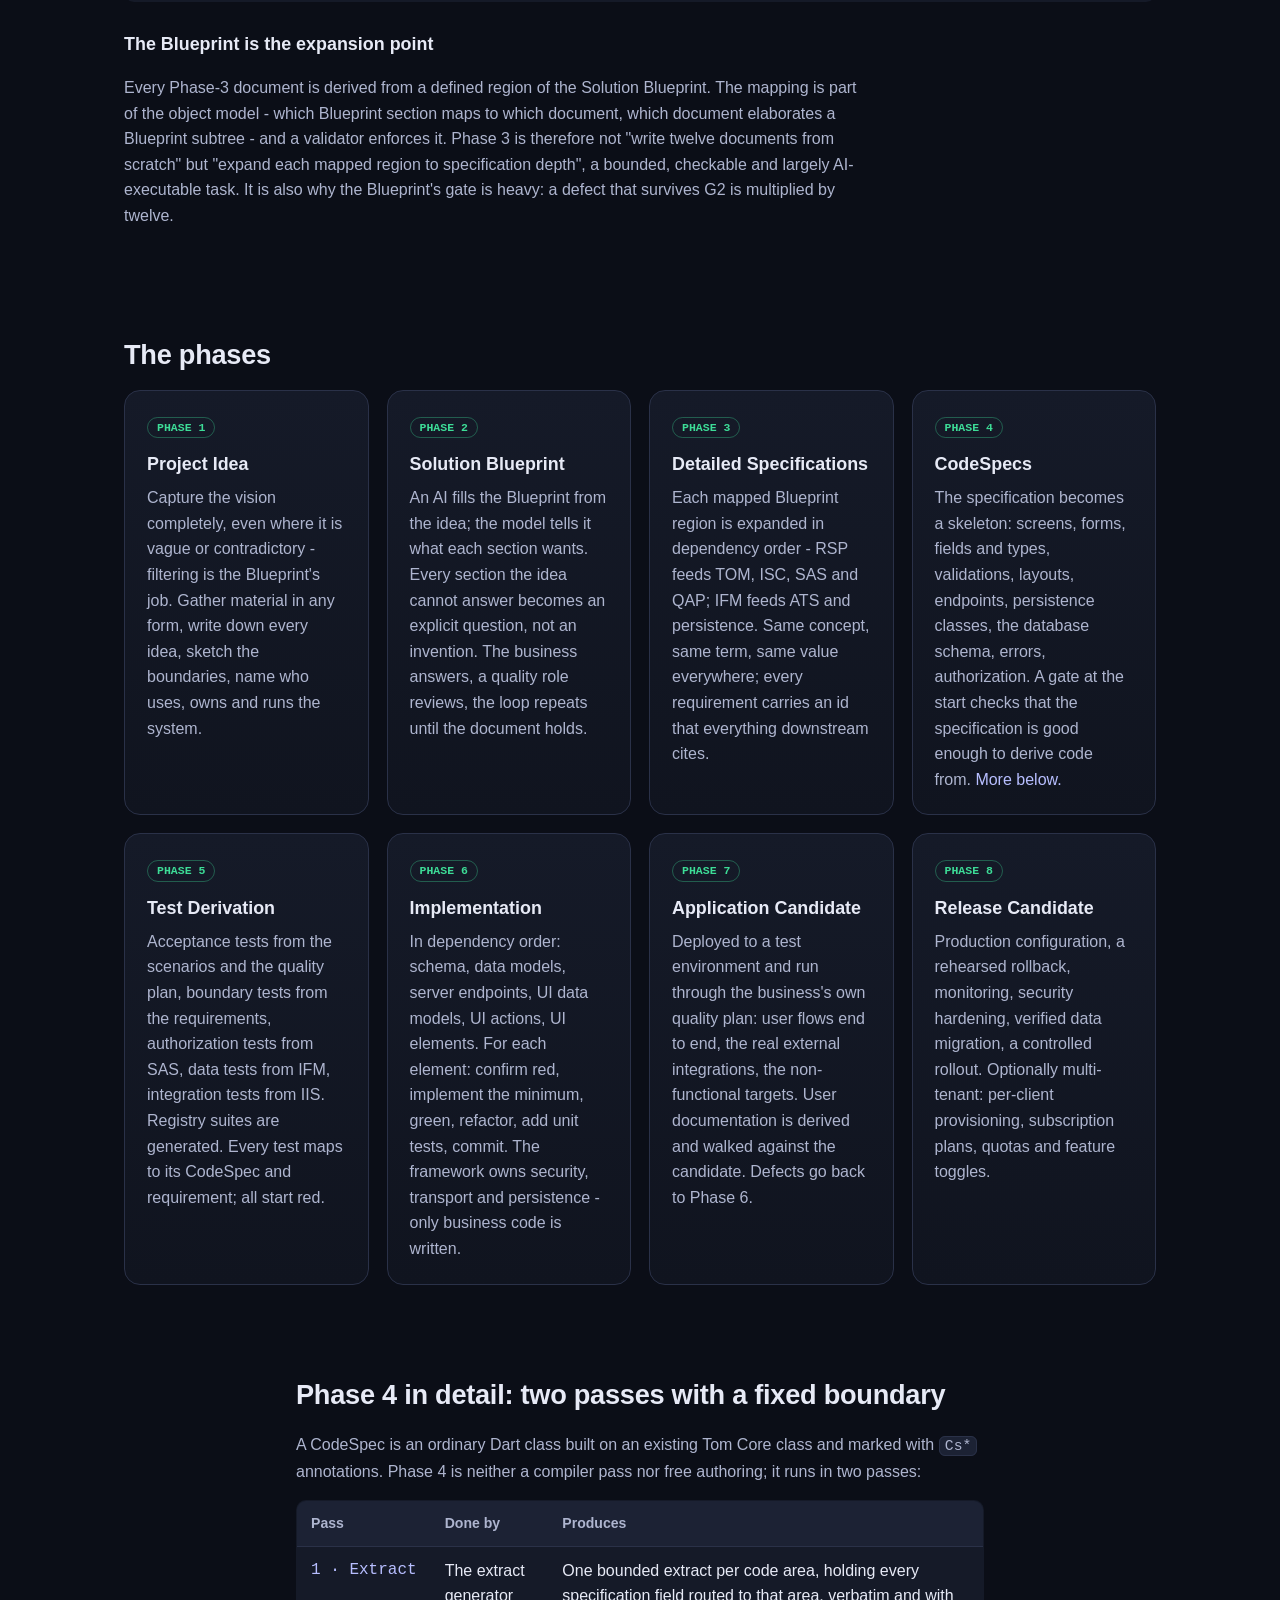
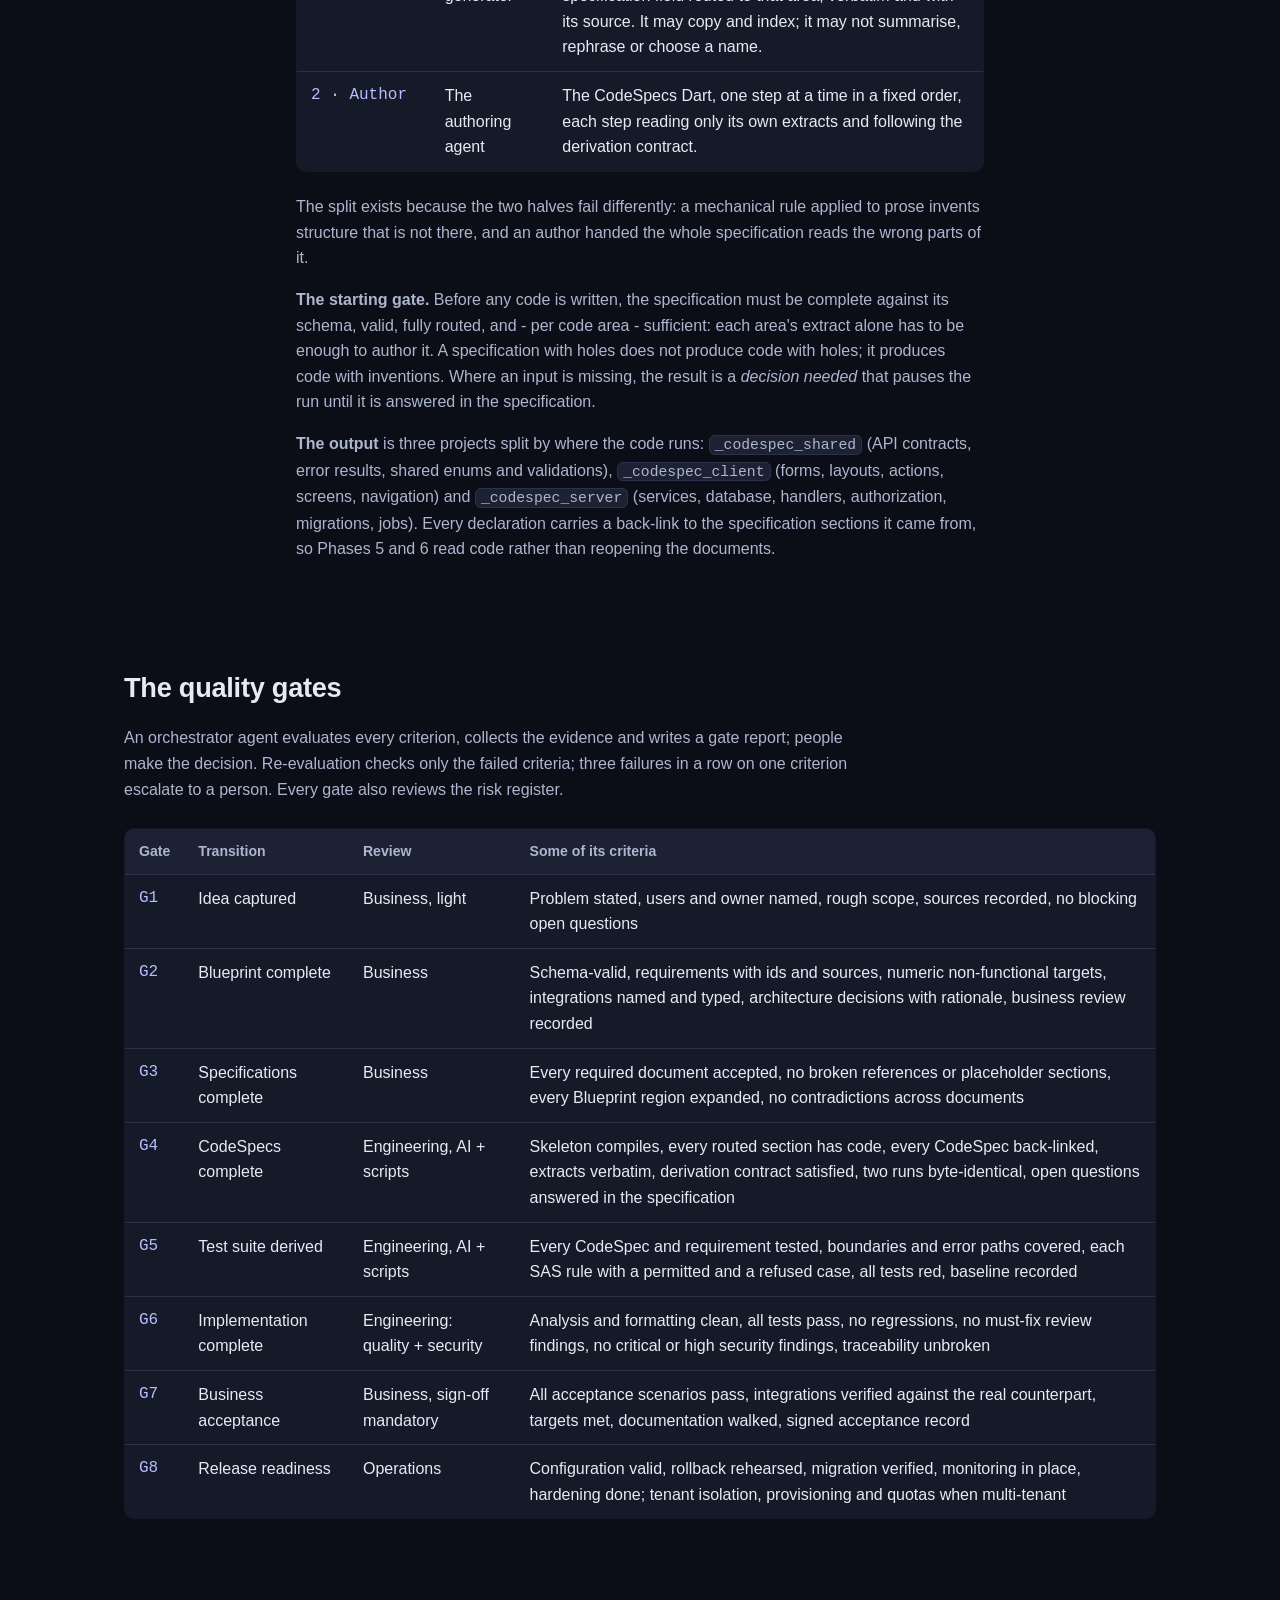
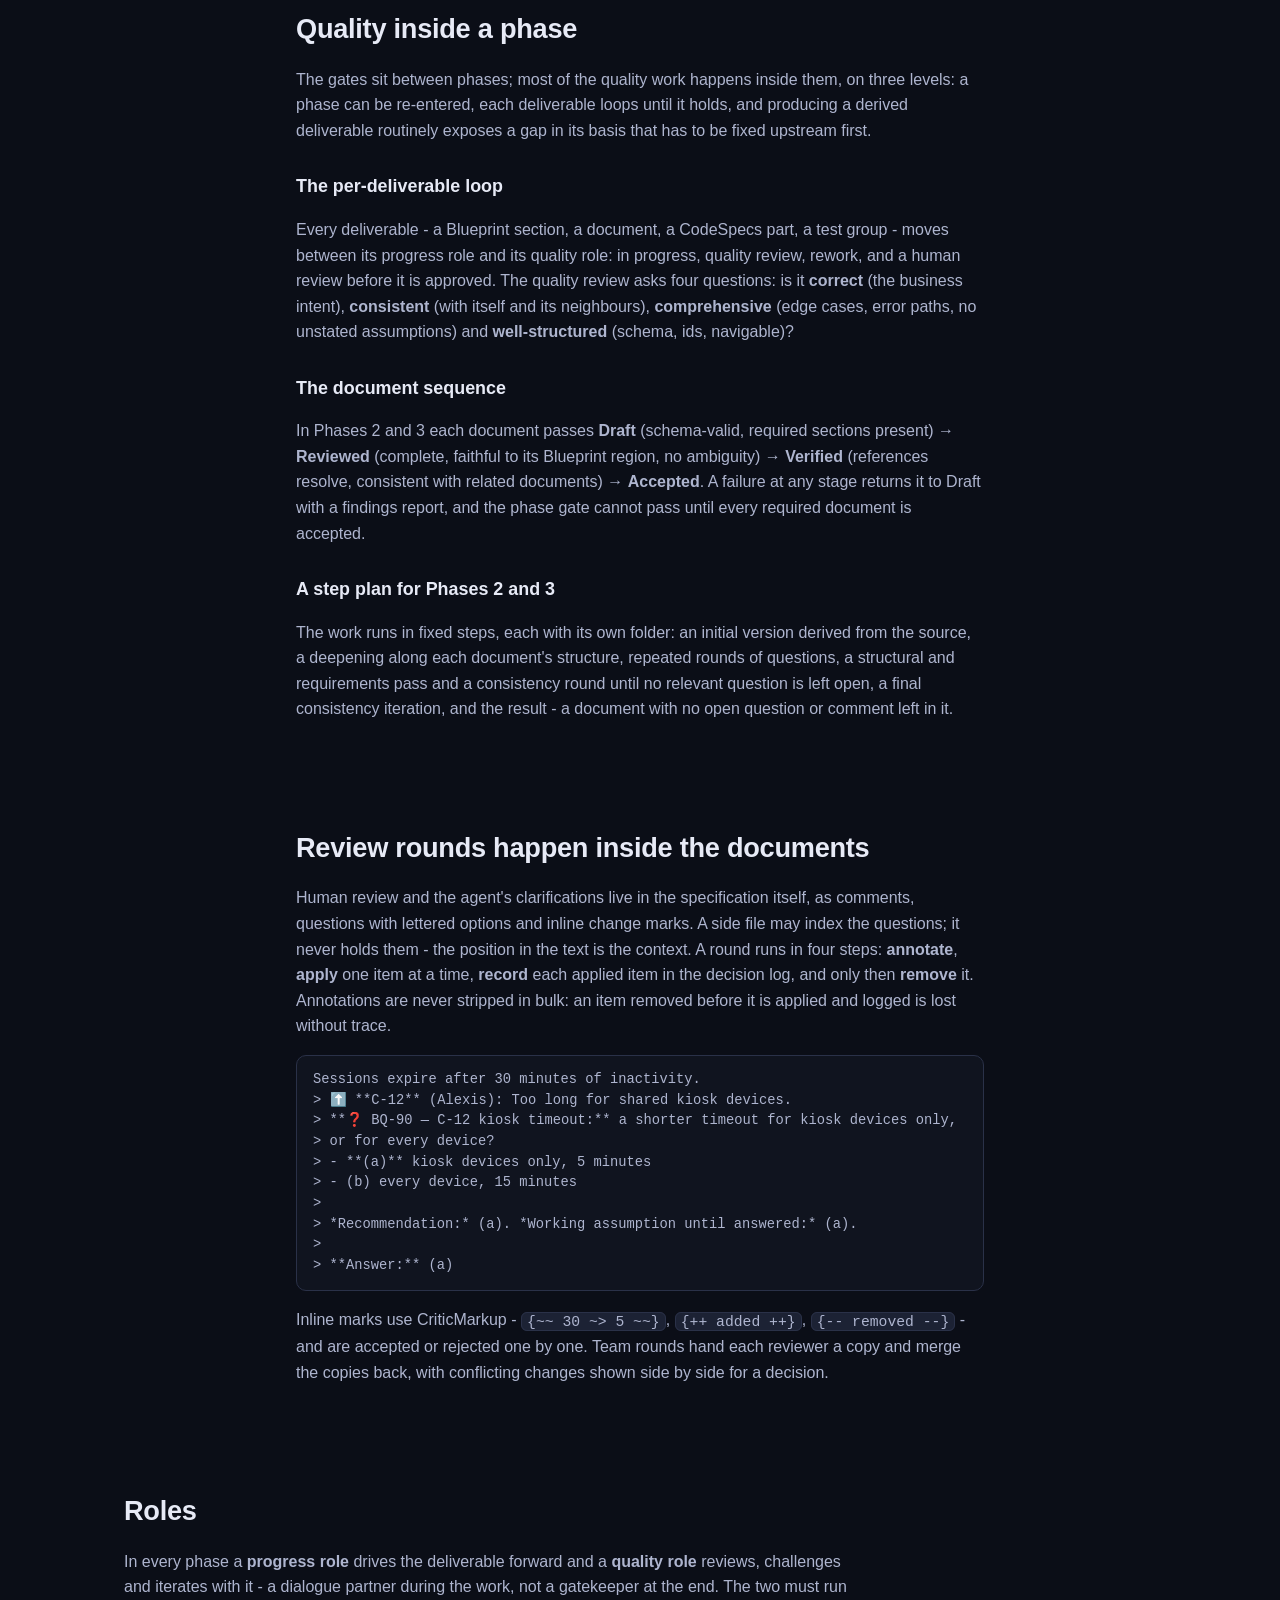
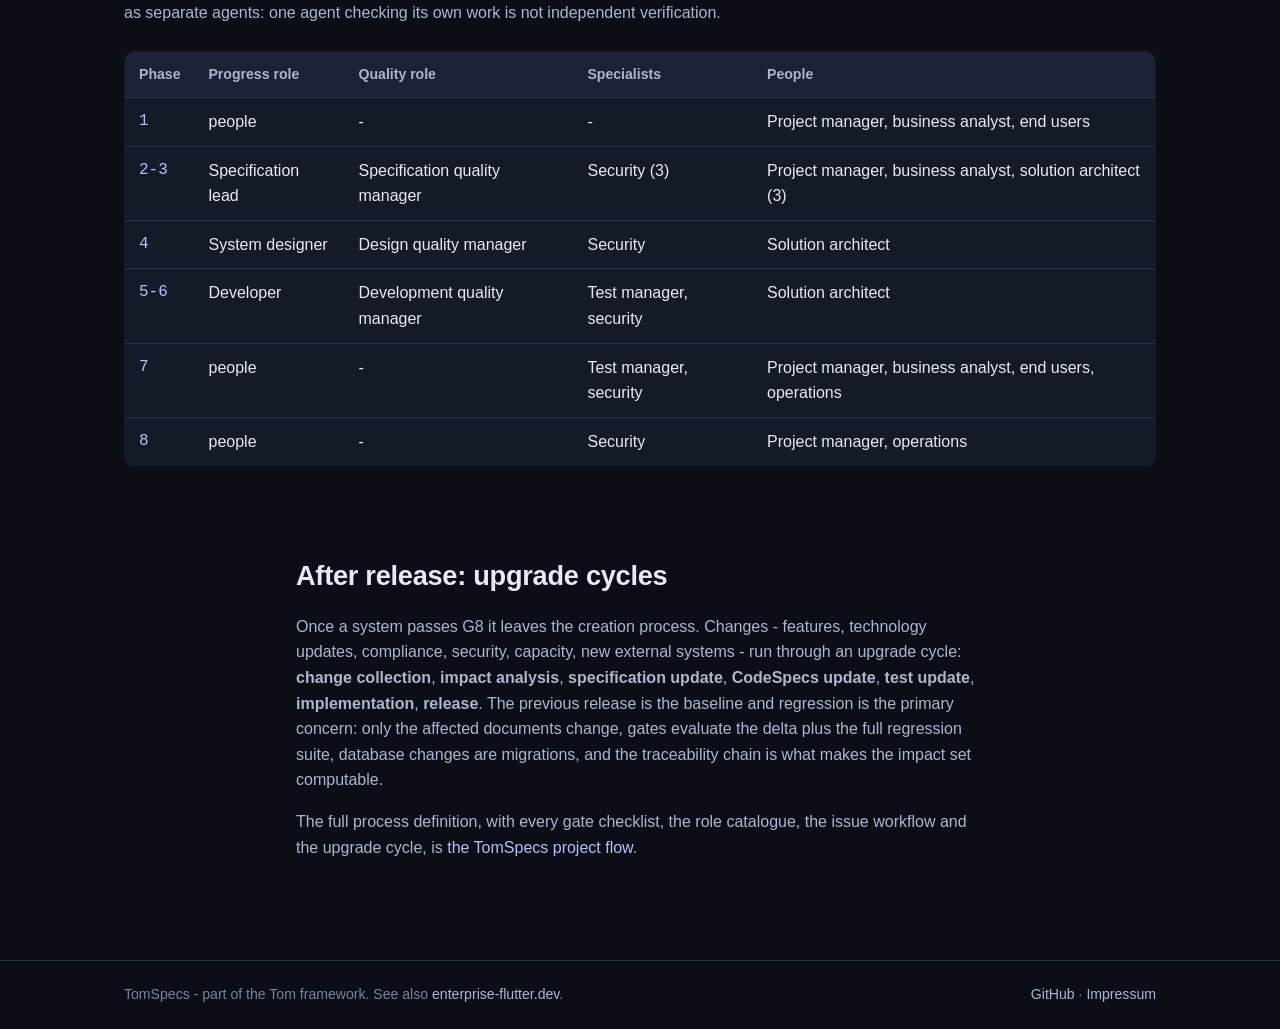
<file: method/index.html>
<!doctype html>
<html lang="en">
<head>
<meta charset="utf-8">
<meta name="viewport" content="width=device-width, initial-scale=1">
<title>The TomSpecs method - phases, artifacts, quality gates</title>
<meta name="description" content="The eight phases of TomSpecs from project idea to production, their artifacts, the eight quality gates, review rounds inside the documents, the roles and the upgrade cycle.">
<meta name="theme-color" content="#0B0E17">
<link rel="icon" href="/assets/logo.svg" type="image/svg+xml">
<link rel="stylesheet" href="/assets/style.css">
<meta property="og:title" content="The TomSpecs method - phases, artifacts, quality gates">
<meta property="og:description" content="The eight phases of TomSpecs from project idea to production, their artifacts, the eight quality gates, review rounds inside the documents, the roles and the upgrade cycle.">
<meta property="og:image" content="https://tomspecs.dev/assets/logo.svg">
<link rel="canonical" href="https://tomspecs.dev/method/">
</head>
<body>
<div class="preview"><div class="wrap">Preview - this site is being built. Pages and content will change.</div></div>
<header class="site-header"><div class="wrap">
  <a class="brand" href="/"><img src="/assets/logo.svg" alt=""><span>Tom<b>Specs</b></span></a>
  <nav><a href="/">Home</a><a href="/method/" aria-current="page">Method</a><a href="/tools/">Tools</a><a href="/get-started/">Get started</a><a href="/docs/">Docs</a></nav>
</div></header>
<main>
<section><div class="wrap prose">
  <div class="eyebrow">The method</div>
  <h1>Eight phases, eight gates</h1>
  <p class="lead">TomSpecs defines how a system is built with the Tom architecture - from a free-form idea through
  specification, code specification, test derivation, implementation and acceptance to release - and how it
  continues once the system is in production.</p>
  <p>The architecture is fixed: a Flutter client, a Dart server, a SQL database and the standard Tom components
  (Tom Core, user and access management, deployment, provisioning, subscriptions). Because every system is built
  from the same parts with the same layering, a specification can be mapped mechanically onto code, and the space
  in which an implementer can go wrong is small and well understood.</p>
  <div class="toc">
    <a href="#principles">Principles</a><a href="#flow">The flow</a><a href="#documents">Documents</a><a href="#phases">Phases</a>
    <a href="#gates">Gates</a><a href="#inside">Inside a phase</a><a href="#reviews">Review rounds</a><a href="#roles">Roles</a><a href="#upgrades">Upgrades</a>
  </div>
</div></section>

<section id="principles"><div class="wrap">
  <h2>Principles</h2>
  <table>
    <tr><th>Principle</th><th>What it means</th></tr>
    <tr><td>Traceability</td><td>Every implementation element traces back to a business requirement, and every requirement forward to code and tests.</td></tr>
    <tr><td>Model as truth</td><td>The specification object model is the source of truth; Markdown and YAML files are renderings of it.</td></tr>
    <tr><td>Code as spec</td><td>A skeleton that compiles but does not execute is itself a specification artifact, the bridge between documents and implementation.</td></tr>
    <tr><td>Test-first</td><td>Tests are derived from the specification before implementation begins.</td></tr>
    <tr><td>Incremental</td><td>Each piece is implemented and verified before the next one is started.</td></tr>
    <tr><td>AI-driven, human-gated</td><td>AI agents produce and review the artifacts; people decide at the gates.</td></tr>
    <tr><td>Iterative, not linear</td><td>Deliverables loop until their quality holds, and a phase is re-entered when a later one exposes a defect in it.</td></tr>
  </table>
</div></section>

<section id="flow"><div class="wrap">
  <h2>The flow at a glance</h2>
  <pre>  1  PROJECT IDEA (PI)          notes, documents, recordings, transcripts, minutes
        == G1 ==  idea captured and confirmed
  2  SOLUTION BLUEPRINT (SBP)   one structured document, filled mostly by AI
        == G2 ==  business review
  3  DETAILED SPECIFICATIONS    CLA TOM IFM RSP ISC ATS IIS SAS XDS QAP DRM TRP
        == G3 ==  business review
  4  CODESPECS                  skeletal application: compiles, does not run
        == G4 ==  engineering review, AI and script supported
  5  TEST DERIVATION            the test suite, red before implementation
        == G5 ==  engineering review, AI and script supported
  6  IMPLEMENTATION             business code until every test passes
        == G6 ==  engineering review: code quality and security
  7  APPLICATION CANDIDATE      deployed to a test environment, tested per the QAP
        == G7 ==  business acceptance, human sign-off mandatory
  8  RELEASE CANDIDATE          production-ready, optional multi-tenant provisioning
        == G8 ==  release readiness
     PRODUCTION  -->  upgrade cycles</pre>
  <p class="note">Every gate can fail. A failed gate returns the work to its phase, and only the failed criteria are checked again. That rework loop is the normal case, not the exception: a gate that never fails has criteria that are too weak.</p>
  <h3>The artifact chain</h3>
  <table>
    <tr><th>#</th><th>Phase</th><th>Primary artifact</th><th>Form</th></tr>
    <tr><td>1</td><td>Project Idea</td><td>PI</td><td>Free-form: notes, transcripts, sketches</td></tr>
    <tr><td>2</td><td>Solution Blueprint</td><td>SBP</td><td>One specification document</td></tr>
    <tr><td>3</td><td>Detailed Specifications</td><td>Twelve documents</td><td>Specification documents</td></tr>
    <tr><td>4</td><td>CodeSpecs</td><td><code>&lt;app&gt;_codespec_{shared,client,server}</code></td><td>Dart code that compiles and does not execute</td></tr>
    <tr><td>5</td><td>Test Derivation</td><td>Test suite</td><td>Dart tests, initially failing or skipped</td></tr>
    <tr><td>6</td><td>Implementation</td><td><code>&lt;app&gt;_{shared,client,server}</code></td><td>Working Dart / Flutter code</td></tr>
    <tr><td>7</td><td>Application Candidate</td><td>Deployed test system and results</td><td>Deployment and quality-plan evidence</td></tr>
    <tr><td>8</td><td>Release Candidate</td><td>Production deployment</td><td>Deployment and provisioning configuration</td></tr>
  </table>
</div></section>

<section id="documents"><div class="wrap">
  <h2>The specification documents</h2>
  <p class="section-lead">Phase 2 produces one document, Phase 3 expands it into twelve. Each is a root of the
  specification object model with a three-letter id.</p>
  <table>
    <tr><th>Id</th><th>Document</th><th>Covers</th></tr>
    <tr><td>SBP</td><td>Solution Blueprint</td><td>The whole system at overview depth - Phase 2</td></tr>
    <tr><td>CLA</td><td>Current Landscape Assessment</td><td>The systems and processes in place today, the external-system inventory</td></tr>
    <tr><td>TOM</td><td>Target Operating Model</td><td>How the business will work with the system</td></tr>
    <tr><td>IFM</td><td>Information Model</td><td>Entities, attributes, relationships</td></tr>
    <tr><td>RSP</td><td>Requirements Specification</td><td>Functional and non-functional requirements with ids and sources</td></tr>
    <tr><td>ISC</td><td>Interaction Scenarios</td><td>How users and systems move through the application</td></tr>
    <tr><td>ATS</td><td>Architecture &amp; Technology Specification</td><td>Components, technology and architecture decisions</td></tr>
    <tr><td>IIS</td><td>Integration &amp; Interface Specification</td><td>External interactions: protocol, payload, errors, retries</td></tr>
    <tr><td>SAS</td><td>Security &amp; Access Specification</td><td>Roles, entitlements, authorization rules</td></tr>
    <tr><td>XDS</td><td>Experience Design Specification</td><td>Screens, layouts, interaction design</td></tr>
    <tr><td>QAP</td><td>Quality &amp; Acceptance Plan</td><td>Acceptance scenarios and their pass criteria</td></tr>
    <tr><td>DRM</td><td>Delivery Roadmap</td><td>Delivery phases with goals, deliverables and gate criteria</td></tr>
    <tr><td>TRP</td><td>Transition &amp; Rollout Plan</td><td>Migration, rollout and go-live</td></tr>
    <tr><td>CGP</td><td>CodeSpecs Generation Projection</td><td>Not written by anyone: a projection that routes each section to the code it feeds - Phase 4</td></tr>
  </table>
  <div class="prose">
  <h3>The Blueprint is the expansion point</h3>
  <p>Every Phase-3 document is derived from a defined region of the Solution Blueprint. The mapping is part of the
  object model - which Blueprint section maps to which document, which document elaborates a Blueprint subtree - and a
  validator enforces it. Phase 3 is therefore not "write twelve documents from scratch" but "expand each mapped
  region to specification depth", a bounded, checkable and largely AI-executable task. It is also why the
  Blueprint's gate is heavy: a defect that survives G2 is multiplied by twelve.</p>
  </div>
</div></section>

<section id="phases"><div class="wrap">
  <h2>The phases</h2>
  <div class="grid">
    <div class="card"><div class="tag">PHASE 1</div><h3>Project Idea</h3><p>Capture the vision completely, even where it is vague or contradictory - filtering is the Blueprint's job. Gather material in any form, write down every idea, sketch the boundaries, name who uses, owns and runs the system.</p></div>
    <div class="card"><div class="tag">PHASE 2</div><h3>Solution Blueprint</h3><p>An AI fills the Blueprint from the idea; the model tells it what each section wants. Every section the idea cannot answer becomes an explicit question, not an invention. The business answers, a quality role reviews, the loop repeats until the document holds.</p></div>
    <div class="card"><div class="tag">PHASE 3</div><h3>Detailed Specifications</h3><p>Each mapped Blueprint region is expanded in dependency order - RSP feeds TOM, ISC, SAS and QAP; IFM feeds ATS and persistence. Same concept, same term, same value everywhere; every requirement carries an id that everything downstream cites.</p></div>
    <div class="card"><div class="tag">PHASE 4</div><h3>CodeSpecs</h3><p>The specification becomes a skeleton: screens, forms, fields and types, validations, layouts, endpoints, persistence classes, the database schema, errors, authorization. A gate at the start checks that the specification is good enough to derive code from. <a href="#codespecs">More below.</a></p></div>
    <div class="card"><div class="tag">PHASE 5</div><h3>Test Derivation</h3><p>Acceptance tests from the scenarios and the quality plan, boundary tests from the requirements, authorization tests from SAS, data tests from IFM, integration tests from IIS. Registry suites are generated. Every test maps to its CodeSpec and requirement; all start red.</p></div>
    <div class="card"><div class="tag">PHASE 6</div><h3>Implementation</h3><p>In dependency order: schema, data models, server endpoints, UI data models, UI actions, UI elements. For each element: confirm red, implement the minimum, green, refactor, add unit tests, commit. The framework owns security, transport and persistence - only business code is written.</p></div>
    <div class="card"><div class="tag">PHASE 7</div><h3>Application Candidate</h3><p>Deployed to a test environment and run through the business's own quality plan: user flows end to end, the real external integrations, the non-functional targets. User documentation is derived and walked against the candidate. Defects go back to Phase 6.</p></div>
    <div class="card"><div class="tag">PHASE 8</div><h3>Release Candidate</h3><p>Production configuration, a rehearsed rollback, monitoring, security hardening, verified data migration, a controlled rollout. Optionally multi-tenant: per-client provisioning, subscription plans, quotas and feature toggles.</p></div>
  </div>
</div></section>

<section id="codespecs"><div class="wrap prose">
  <h2>Phase 4 in detail: two passes with a fixed boundary</h2>
  <p>A CodeSpec is an ordinary Dart class built on an existing Tom Core class and marked with <code>Cs*</code>
  annotations. Phase 4 is neither a compiler pass nor free authoring; it runs in two passes:</p>
  <table>
    <tr><th>Pass</th><th>Done by</th><th>Produces</th></tr>
    <tr><td>1 · Extract</td><td>The extract generator</td><td>One bounded extract per code area, holding every specification field routed to that area, verbatim and with its source. It may copy and index; it may not summarise, rephrase or choose a name.</td></tr>
    <tr><td>2 · Author</td><td>The authoring agent</td><td>The CodeSpecs Dart, one step at a time in a fixed order, each step reading only its own extracts and following the derivation contract.</td></tr>
  </table>
  <p>The split exists because the two halves fail differently: a mechanical rule applied to prose invents
  structure that is not there, and an author handed the whole specification reads the wrong parts of it.</p>
  <p><b>The starting gate.</b> Before any code is written, the specification must be complete against its schema,
  valid, fully routed, and - per code area - sufficient: each area's extract alone has to be enough to author it.
  A specification with holes does not produce code with holes; it produces code with inventions. Where an input
  is missing, the result is a <i>decision needed</i> that pauses the run until it is answered in the
  specification.</p>
  <p><b>The output</b> is three projects split by where the code runs: <code>_codespec_shared</code> (API contracts,
  error results, shared enums and validations), <code>_codespec_client</code> (forms, layouts, actions, screens,
  navigation) and <code>_codespec_server</code> (services, database, handlers, authorization, migrations, jobs).
  Every declaration carries a back-link to the specification sections it came from, so Phases 5 and 6 read code
  rather than reopening the documents.</p>
</div></section>

<section id="gates"><div class="wrap">
  <h2>The quality gates</h2>
  <p class="section-lead">An orchestrator agent evaluates every criterion, collects the evidence and writes a gate
  report; people make the decision. Re-evaluation checks only the failed criteria; three failures in a row on one
  criterion escalate to a person. Every gate also reviews the risk register.</p>
  <table>
    <tr><th>Gate</th><th>Transition</th><th>Review</th><th>Some of its criteria</th></tr>
    <tr><td>G1</td><td>Idea captured</td><td>Business, light</td><td>Problem stated, users and owner named, rough scope, sources recorded, no blocking open questions</td></tr>
    <tr><td>G2</td><td>Blueprint complete</td><td>Business</td><td>Schema-valid, requirements with ids and sources, numeric non-functional targets, integrations named and typed, architecture decisions with rationale, business review recorded</td></tr>
    <tr><td>G3</td><td>Specifications complete</td><td>Business</td><td>Every required document accepted, no broken references or placeholder sections, every Blueprint region expanded, no contradictions across documents</td></tr>
    <tr><td>G4</td><td>CodeSpecs complete</td><td>Engineering, AI + scripts</td><td>Skeleton compiles, every routed section has code, every CodeSpec back-linked, extracts verbatim, derivation contract satisfied, two runs byte-identical, open questions answered in the specification</td></tr>
    <tr><td>G5</td><td>Test suite derived</td><td>Engineering, AI + scripts</td><td>Every CodeSpec and requirement tested, boundaries and error paths covered, each SAS rule with a permitted and a refused case, all tests red, baseline recorded</td></tr>
    <tr><td>G6</td><td>Implementation complete</td><td>Engineering: quality + security</td><td>Analysis and formatting clean, all tests pass, no regressions, no must-fix review findings, no critical or high security findings, traceability unbroken</td></tr>
    <tr><td>G7</td><td>Business acceptance</td><td>Business, sign-off mandatory</td><td>All acceptance scenarios pass, integrations verified against the real counterpart, targets met, documentation walked, signed acceptance record</td></tr>
    <tr><td>G8</td><td>Release readiness</td><td>Operations</td><td>Configuration valid, rollback rehearsed, migration verified, monitoring in place, hardening done; tenant isolation, provisioning and quotas when multi-tenant</td></tr>
  </table>
</div></section>

<section id="inside"><div class="wrap prose">
  <h2>Quality inside a phase</h2>
  <p>The gates sit between phases; most of the quality work happens inside them, on three levels: a phase can be
  re-entered, each deliverable loops until it holds, and producing a derived deliverable routinely exposes a gap
  in its basis that has to be fixed upstream first.</p>
  <h3>The per-deliverable loop</h3>
  <p>Every deliverable - a Blueprint section, a document, a CodeSpecs part, a test group - moves between its
  progress role and its quality role: in progress, quality review, rework, and a human review before it is
  approved. The quality review asks four questions: is it <b>correct</b> (the business intent), <b>consistent</b>
  (with itself and its neighbours), <b>comprehensive</b> (edge cases, error paths, no unstated assumptions) and
  <b>well-structured</b> (schema, ids, navigable)?</p>
  <h3>The document sequence</h3>
  <p>In Phases 2 and 3 each document passes <b>Draft</b> (schema-valid, required sections present) &rarr;
  <b>Reviewed</b> (complete, faithful to its Blueprint region, no ambiguity) &rarr; <b>Verified</b> (references
  resolve, consistent with related documents) &rarr; <b>Accepted</b>. A failure at any stage returns it to Draft
  with a findings report, and the phase gate cannot pass until every required document is accepted.</p>
  <h3>A step plan for Phases 2 and 3</h3>
  <p>The work runs in fixed steps, each with its own folder: an initial version derived from the source, a
  deepening along each document's structure, repeated rounds of questions, a structural and requirements pass and
  a consistency round until no relevant question is left open, a final consistency iteration, and the result - a
  document with no open question or comment left in it.</p>
</div></section>

<section id="reviews"><div class="wrap prose">
  <h2>Review rounds happen inside the documents</h2>
  <p>Human review and the agent's clarifications live in the specification itself, as comments, questions with
  lettered options and inline change marks. A side file may index the questions; it never holds them - the
  position in the text is the context. A round runs in four steps: <b>annotate</b>, <b>apply</b> one item at a time,
  <b>record</b> each applied item in the decision log, and only then <b>remove</b> it. Annotations are never stripped
  in bulk: an item removed before it is applied and logged is lost without trace.</p>
  <pre>Sessions expire after 30 minutes of inactivity.
&gt; ⬆️ **C-12** (Alexis): Too long for shared kiosk devices.
&gt; **❓ BQ-90 — C-12 kiosk timeout:** a shorter timeout for kiosk devices only,
&gt; or for every device?
&gt; - **(a)** kiosk devices only, 5 minutes
&gt; - (b) every device, 15 minutes
&gt;
&gt; *Recommendation:* (a). *Working assumption until answered:* (a).
&gt;
&gt; **Answer:** (a)</pre>
  <p>Inline marks use CriticMarkup - <code>{~~ 30 ~&gt; 5 ~~}</code>, <code>{++ added ++}</code>,
  <code>{-- removed --}</code> - and are accepted or rejected one by one. Team rounds hand each reviewer a copy and
  merge the copies back, with conflicting changes shown side by side for a decision.</p>
</div></section>

<section id="roles"><div class="wrap">
  <h2>Roles</h2>
  <p class="section-lead">In every phase a <b>progress role</b> drives the deliverable forward and a <b>quality
  role</b> reviews, challenges and iterates with it - a dialogue partner during the work, not a gatekeeper at the
  end. The two must run as separate agents: one agent checking its own work is not independent verification.</p>
  <table>
    <tr><th>Phase</th><th>Progress role</th><th>Quality role</th><th>Specialists</th><th>People</th></tr>
    <tr><td>1</td><td>people</td><td>-</td><td>-</td><td>Project manager, business analyst, end users</td></tr>
    <tr><td>2-3</td><td>Specification lead</td><td>Specification quality manager</td><td>Security (3)</td><td>Project manager, business analyst, solution architect (3)</td></tr>
    <tr><td>4</td><td>System designer</td><td>Design quality manager</td><td>Security</td><td>Solution architect</td></tr>
    <tr><td>5-6</td><td>Developer</td><td>Development quality manager</td><td>Test manager, security</td><td>Solution architect</td></tr>
    <tr><td>7</td><td>people</td><td>-</td><td>Test manager, security</td><td>Project manager, business analyst, end users, operations</td></tr>
    <tr><td>8</td><td>people</td><td>-</td><td>Security</td><td>Project manager, operations</td></tr>
  </table>
</div></section>

<section id="upgrades"><div class="wrap prose">
  <h2>After release: upgrade cycles</h2>
  <p>Once a system passes G8 it leaves the creation process. Changes - features, technology updates, compliance,
  security, capacity, new external systems - run through an upgrade cycle: <b>change collection</b>, <b>impact
  analysis</b>, <b>specification update</b>, <b>CodeSpecs update</b>, <b>test update</b>, <b>implementation</b>,
  <b>release</b>. The previous release is the baseline and regression is the primary concern: only the affected
  documents change, gates evaluate the delta plus the full regression suite, database changes are migrations, and
  the traceability chain is what makes the impact set computable.</p>
  <p>The full process definition, with every gate checklist, the role catalogue, the issue workflow and the
  upgrade cycle, is <a href="https://github.com/al-the-bear/tom_ai_build/blob/main/tom_specs_model/doc/tom_specs_project_flow.md">the TomSpecs project flow</a>.</p>
</div></section>

</main>
<footer class="site-footer"><div class="wrap">
  <span>TomSpecs - part of the Tom framework. See also <a href="https://enterprise-flutter.dev/">enterprise-flutter.dev</a>.</span>
  <span><a href="https://github.com/al-the-bear/tom_ai_build">GitHub</a> · <a href="/impressum/">Impressum</a></span>
</div></footer>
</body>
</html>
</file>
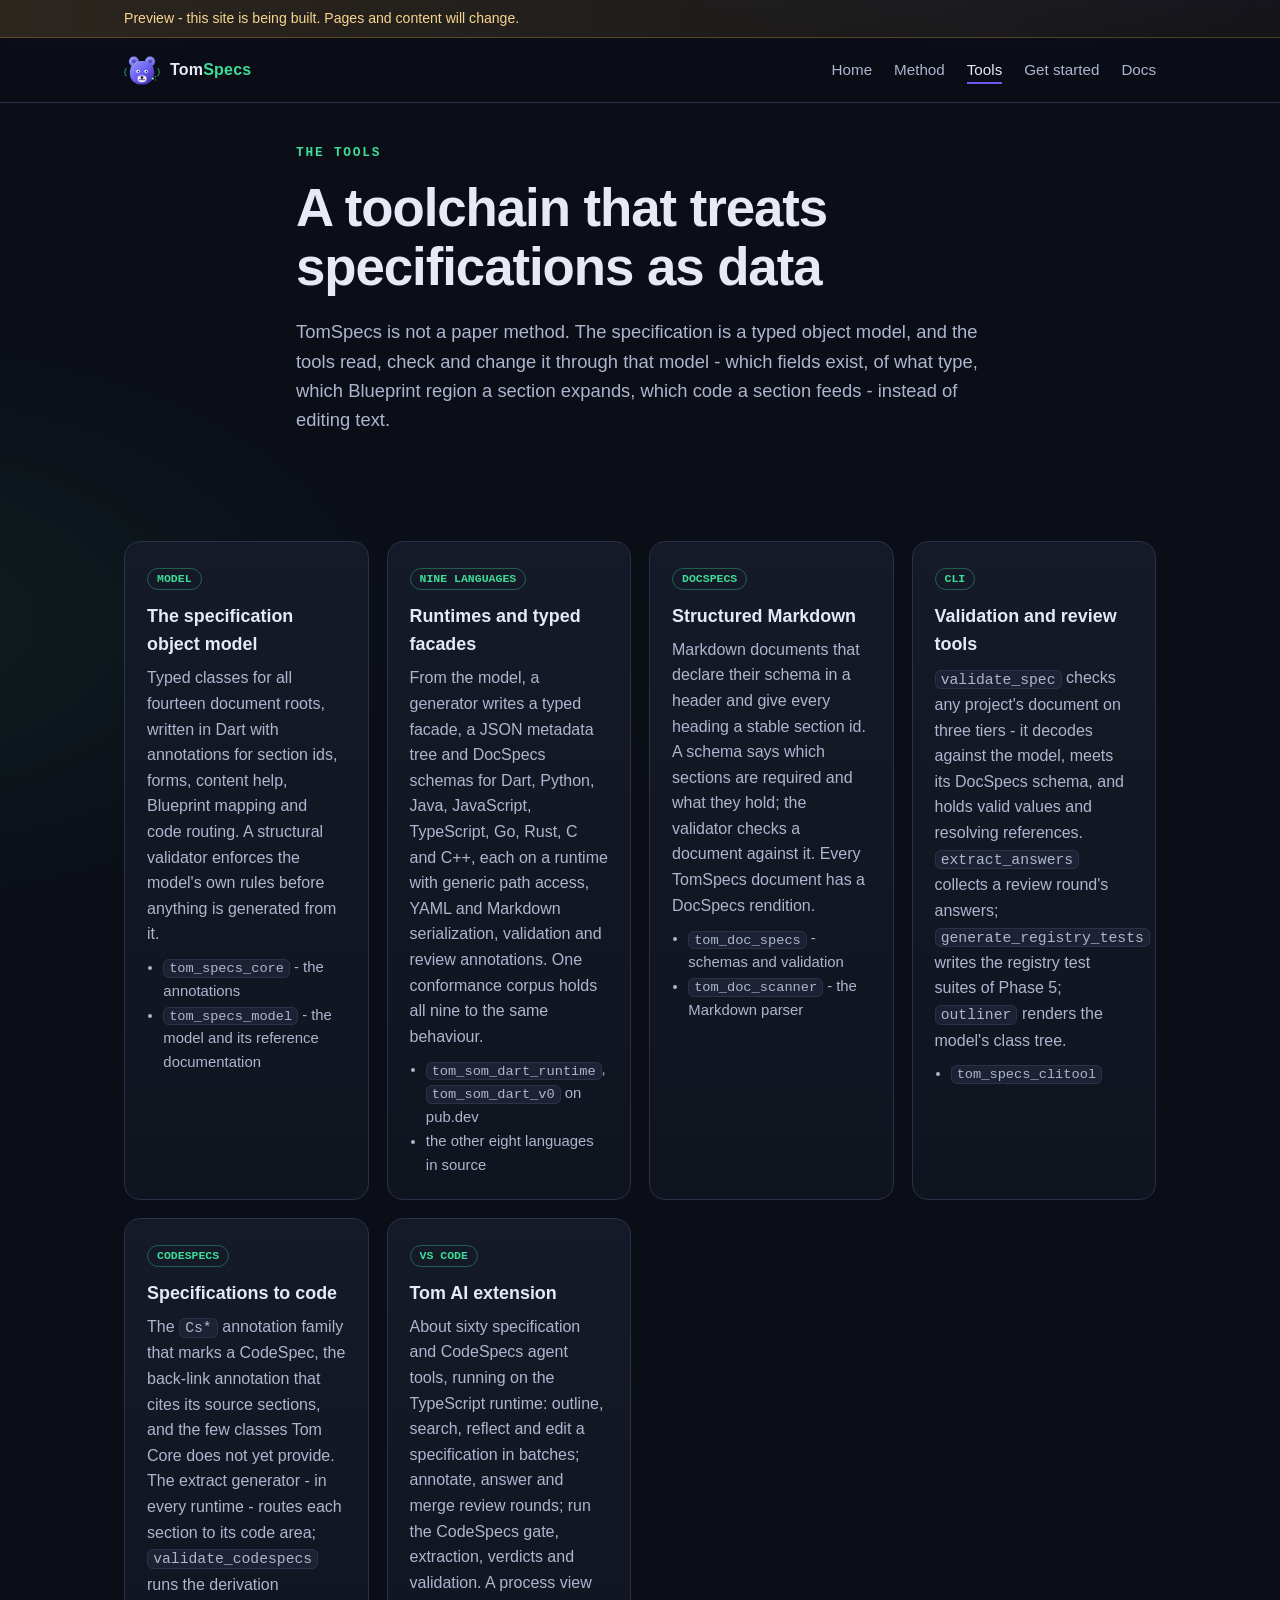
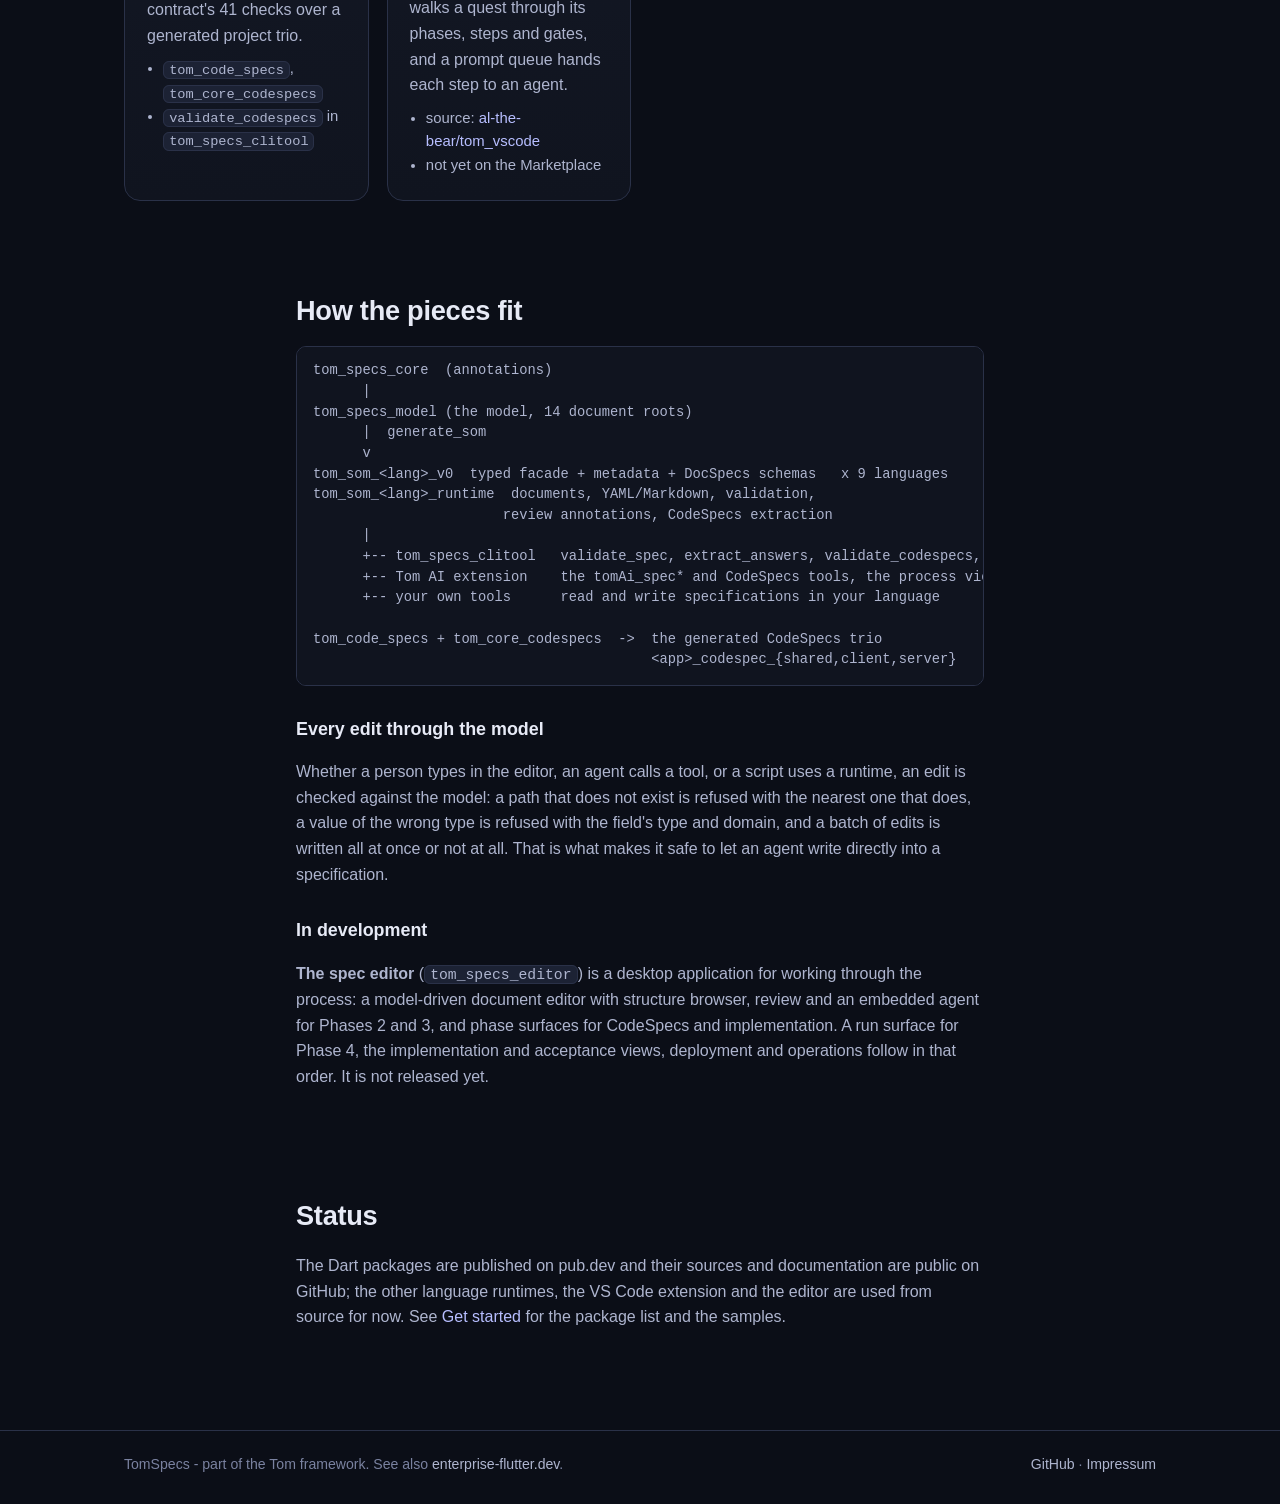
<file: tools/index.html>
<!doctype html>
<html lang="en">
<head>
<meta charset="utf-8">
<meta name="viewport" content="width=device-width, initial-scale=1">
<title>TomSpecs tools - the object model, DocSpecs, CodeSpecs, the Tom AI extension</title>
<meta name="description" content="The TomSpecs toolchain: the specification object model in nine languages, DocSpecs schemas, the validators, the CodeSpecs framework and the Tom AI VS Code extension.">
<meta name="theme-color" content="#0B0E17">
<link rel="icon" href="/assets/logo.svg" type="image/svg+xml">
<link rel="stylesheet" href="/assets/style.css">
<meta property="og:title" content="TomSpecs tools - the object model, DocSpecs, CodeSpecs, the Tom AI extension">
<meta property="og:description" content="The TomSpecs toolchain: the specification object model in nine languages, DocSpecs schemas, the validators, the CodeSpecs framework and the Tom AI VS Code extension.">
<meta property="og:image" content="https://tomspecs.dev/assets/logo.svg">
<link rel="canonical" href="https://tomspecs.dev/tools/">
</head>
<body>
<div class="preview"><div class="wrap">Preview - this site is being built. Pages and content will change.</div></div>
<header class="site-header"><div class="wrap">
  <a class="brand" href="/"><img src="/assets/logo.svg" alt=""><span>Tom<b>Specs</b></span></a>
  <nav><a href="/">Home</a><a href="/method/">Method</a><a href="/tools/" aria-current="page">Tools</a><a href="/get-started/">Get started</a><a href="/docs/">Docs</a></nav>
</div></header>
<main>
<section><div class="wrap prose">
  <div class="eyebrow">The tools</div>
  <h1>A toolchain that treats specifications as data</h1>
  <p class="lead">TomSpecs is not a paper method. The specification is a typed object model, and the tools read,
  check and change it through that model - which fields exist, of what type, which Blueprint region a section
  expands, which code a section feeds - instead of editing text.</p>
</div></section>

<section><div class="wrap">
  <div class="grid">
    <div class="card"><div class="tag">MODEL</div><h3>The specification object model</h3>
      <p>Typed classes for all fourteen document roots, written in Dart with annotations for section ids, forms, content help, Blueprint mapping and code routing. A structural validator enforces the model's own rules before anything is generated from it.</p>
      <ul><li><code>tom_specs_core</code> - the annotations</li><li><code>tom_specs_model</code> - the model and its reference documentation</li></ul></div>
    <div class="card"><div class="tag">NINE LANGUAGES</div><h3>Runtimes and typed facades</h3>
      <p>From the model, a generator writes a typed facade, a JSON metadata tree and DocSpecs schemas for Dart, Python, Java, JavaScript, TypeScript, Go, Rust, C and C++, each on a runtime with generic path access, YAML and Markdown serialization, validation and review annotations. One conformance corpus holds all nine to the same behaviour.</p>
      <ul><li><code>tom_som_dart_runtime</code>, <code>tom_som_dart_v0</code> on pub.dev</li><li>the other eight languages in source</li></ul></div>
    <div class="card"><div class="tag">DOCSPECS</div><h3>Structured Markdown</h3>
      <p>Markdown documents that declare their schema in a header and give every heading a stable section id. A schema says which sections are required and what they hold; the validator checks a document against it. Every TomSpecs document has a DocSpecs rendition.</p>
      <ul><li><code>tom_doc_specs</code> - schemas and validation</li><li><code>tom_doc_scanner</code> - the Markdown parser</li></ul></div>
    <div class="card"><div class="tag">CLI</div><h3>Validation and review tools</h3>
      <p><code>validate_spec</code> checks any project's document on three tiers - it decodes against the model, meets its DocSpecs schema, and holds valid values and resolving references. <code>extract_answers</code> collects a review round's answers; <code>generate_registry_tests</code> writes the registry test suites of Phase 5; <code>outliner</code> renders the model's class tree.</p>
      <ul><li><code>tom_specs_clitool</code></li></ul></div>
    <div class="card"><div class="tag">CODESPECS</div><h3>Specifications to code</h3>
      <p>The <code>Cs*</code> annotation family that marks a CodeSpec, the back-link annotation that cites its source sections, and the few classes Tom Core does not yet provide. The extract generator - in every runtime - routes each section to its code area; <code>validate_codespecs</code> runs the derivation contract's 41 checks over a generated project trio.</p>
      <ul><li><code>tom_code_specs</code>, <code>tom_core_codespecs</code></li><li><code>validate_codespecs</code> in <code>tom_specs_clitool</code></li></ul></div>
    <div class="card"><div class="tag">VS CODE</div><h3>Tom AI extension</h3>
      <p>About sixty specification and CodeSpecs agent tools, running on the TypeScript runtime: outline, search, reflect and edit a specification in batches; annotate, answer and merge review rounds; run the CodeSpecs gate, extraction, verdicts and validation. A process view walks a quest through its phases, steps and gates, and a prompt queue hands each step to an agent.</p>
      <ul><li>source: <a href="https://github.com/al-the-bear/tom_vscode">al-the-bear/tom_vscode</a></li><li>not yet on the Marketplace</li></ul></div>
  </div>
</div></section>

<section><div class="wrap prose">
  <h2>How the pieces fit</h2>
  <pre>tom_specs_core  (annotations)
      |
tom_specs_model (the model, 14 document roots)
      |  generate_som
      v
tom_som_&lt;lang&gt;_v0  typed facade + metadata + DocSpecs schemas   x 9 languages
tom_som_&lt;lang&gt;_runtime  documents, YAML/Markdown, validation,
                       review annotations, CodeSpecs extraction
      |
      +-- tom_specs_clitool   validate_spec, extract_answers, validate_codespecs, ...
      +-- Tom AI extension    the tomAi_spec* and CodeSpecs tools, the process view
      +-- your own tools      read and write specifications in your language

tom_code_specs + tom_core_codespecs  -&gt;  the generated CodeSpecs trio
                                         &lt;app&gt;_codespec_{shared,client,server}</pre>
  <h3>Every edit through the model</h3>
  <p>Whether a person types in the editor, an agent calls a tool, or a script uses a runtime, an edit is checked
  against the model: a path that does not exist is refused with the nearest one that does, a value of the wrong
  type is refused with the field's type and domain, and a batch of edits is written all at once or not at all.
  That is what makes it safe to let an agent write directly into a specification.</p>
  <h3>In development</h3>
  <p><b>The spec editor</b> (<code>tom_specs_editor</code>) is a desktop application for working through the
  process: a model-driven document editor with structure browser, review and an embedded agent for Phases 2 and 3,
  and phase surfaces for CodeSpecs and implementation. A run surface for Phase 4, the implementation and
  acceptance views, deployment and operations follow in that order. It is not released yet.</p>
</div></section>

<section><div class="wrap prose">
  <h2>Status</h2>
  <p>The Dart packages are published on pub.dev and their sources and documentation are public on GitHub; the
  other language runtimes, the VS Code extension and the editor are used from source for now. See
  <a href="/get-started/">Get started</a> for the package list and the samples.</p>
</div></section>

</main>
<footer class="site-footer"><div class="wrap">
  <span>TomSpecs - part of the Tom framework. See also <a href="https://enterprise-flutter.dev/">enterprise-flutter.dev</a>.</span>
  <span><a href="https://github.com/al-the-bear/tom_ai_build">GitHub</a> · <a href="/impressum/">Impressum</a></span>
</div></footer>
</body>
</html>
</file>
<file: assets/style.css>
/* tomspecs.dev - dark theme (al_the_bear tsmapex1; content pages: tom_specs tspweb1). The tomspecs_web quest replaces it. */
:root {
  --bg: #0B0E17;
  --bg-2: #10141F;
  --surface: #151A28;
  --surface-2: #1C2234;
  --line: #2A3148;
  --text: #E7EAF6;
  --text-soft: #AEB5CF;
  --text-faint: #7A82A0;
  --indigo-300: #B7BEFF;
  --indigo-400: #9AA6FF;
  --indigo-500: #6A5CF0;
  --indigo-700: #3B2A9E;
  --mint-300: #B8FFE0;
  --mint-500: #3DDC97;
  --amber-500: #F5B94A;
  --font-sans: "Inter", -apple-system, BlinkMacSystemFont, "Segoe UI", Roboto, Helvetica, Arial, sans-serif;
  --font-mono: "JetBrains Mono", ui-monospace, Menlo, Consolas, monospace;
  --r-sm: 6px;
  --r-md: 10px;
  --r-lg: 16px;
  --r-pill: 999px;
  --wrap: 1080px;
  color-scheme: dark;
}

* { box-sizing: border-box; }
html, body { margin: 0; padding: 0; }
body {
  background: radial-gradient(1200px 600px at 80% -10%, rgba(106, 92, 240, .18), transparent 60%),
              radial-gradient(900px 500px at -10% 20%, rgba(61, 220, 151, .08), transparent 60%),
              var(--bg);
  color: var(--text);
  font: 16px/1.6 var(--font-sans);
  -webkit-text-size-adjust: 100%;
}
a { color: var(--indigo-300); text-decoration: none; }
a:hover { color: var(--mint-300); text-decoration: underline; }
code, .mono { font-family: var(--font-mono); font-size: .92em; }
code { background: var(--surface-2); border: 1px solid var(--line); border-radius: var(--r-sm); padding: .05em .35em; }
.wrap { max-width: var(--wrap); margin: 0 auto; padding: 0 24px; }

/* header */
.site-header { border-bottom: 1px solid var(--line); background: rgba(11, 14, 23, .75); backdrop-filter: blur(8px); position: sticky; top: 0; z-index: 10; }
.site-header .wrap { display: flex; align-items: center; justify-content: space-between; height: 64px; }
.brand { display: flex; align-items: center; gap: 10px; color: var(--text); font-weight: 700; letter-spacing: .2px; }
.brand:hover { color: var(--text); text-decoration: none; }
.brand img { width: 36px; height: 36px; }
.brand span b { color: var(--mint-500); font-weight: 700; }
nav a { color: var(--text-soft); margin-left: 22px; font-size: .95rem; }
nav a[aria-current="page"] { color: var(--text); border-bottom: 2px solid var(--indigo-500); padding-bottom: 4px; }

/* preview banner */
.preview { background: linear-gradient(90deg, rgba(245, 185, 74, .14), rgba(245, 185, 74, .04)); border-bottom: 1px solid rgba(245, 185, 74, .25); color: #F7D58F; font-size: .88rem; }
.preview .wrap { padding-top: 7px; padding-bottom: 7px; }

/* hero */
.hero { padding: 84px 0 56px; }
.hero .wrap { display: grid; grid-template-columns: 1.4fr 1fr; gap: 40px; align-items: center; }
.eyebrow { color: var(--mint-500); font: 600 .8rem/1 var(--font-mono); letter-spacing: .14em; text-transform: uppercase; }
h1 { font-size: clamp(2.1rem, 4.6vw, 3.3rem); line-height: 1.12; margin: .35em 0 .4em; letter-spacing: -.02em; }
h1 em { font-style: normal; background: linear-gradient(90deg, var(--indigo-400), var(--mint-500)); -webkit-background-clip: text; background-clip: text; color: transparent; }
.lead { color: var(--text-soft); font-size: 1.15rem; max-width: 38em; }
.hero-logo { justify-self: center; width: min(280px, 70%); filter: drop-shadow(0 20px 50px rgba(106, 92, 240, .35)); }
.cta { margin-top: 28px; display: flex; gap: 12px; flex-wrap: wrap; }
.btn { display: inline-block; padding: 10px 18px; border-radius: var(--r-pill); font-weight: 600; font-size: .95rem; border: 1px solid var(--line); color: var(--text); background: var(--surface); }
.btn:hover { text-decoration: none; border-color: var(--indigo-400); color: var(--text); }
.btn.primary { background: linear-gradient(90deg, var(--indigo-500), #4F7BF0); border-color: transparent; color: #fff; }

/* sections */
section { padding: 44px 0; }
h2 { font-size: 1.7rem; letter-spacing: -.01em; margin: 0 0 .5em; }
h3 { font-size: 1.12rem; margin: 0 0 .35em; }
.section-lead { color: var(--text-soft); max-width: 46em; margin-bottom: 26px; }
.grid { display: grid; grid-template-columns: repeat(auto-fit, minmax(240px, 1fr)); gap: 18px; }
.card { background: linear-gradient(180deg, var(--surface), var(--bg-2)); border: 1px solid var(--line); border-radius: var(--r-lg); padding: 22px; }
.card p { color: var(--text-soft); margin: 0; }
.card .tag { display: inline-block; font: 600 .72rem/1 var(--font-mono); color: var(--mint-500); border: 1px solid rgba(61, 220, 151, .35); border-radius: var(--r-pill); padding: 4px 9px; margin-bottom: 12px; }

/* phases */
.phases { list-style: none; margin: 0; padding: 0; display: grid; grid-template-columns: repeat(auto-fit, minmax(230px, 1fr)); gap: 14px; counter-reset: ph; }
.phases li { background: var(--surface); border: 1px solid var(--line); border-radius: var(--r-md); padding: 16px 18px; position: relative; }
.phases li::before { counter-increment: ph; content: counter(ph); position: absolute; top: 14px; right: 16px; font: 700 1.6rem/1 var(--font-mono); color: rgba(154, 166, 255, .22); }
.phases b { display: block; color: var(--text); }
.phases span { color: var(--text-soft); font-size: .93rem; }
.phases .opt { color: var(--text-faint); font-size: .8rem; }

table { width: 100%; border-collapse: collapse; background: var(--surface); border: 1px solid var(--line); border-radius: var(--r-md); overflow: hidden; }
th, td { text-align: left; padding: 11px 14px; border-bottom: 1px solid var(--line); vertical-align: top; }
th { background: var(--surface-2); color: var(--text-soft); font-weight: 600; font-size: .88rem; }
tr:last-child td { border-bottom: 0; }
td:first-child { font-family: var(--font-mono); color: var(--indigo-300); white-space: nowrap; }

.flow { font-family: var(--font-mono); color: var(--text-soft); background: var(--bg-2); border: 1px solid var(--line); border-radius: var(--r-md); padding: 16px 18px; overflow-x: auto; white-space: pre; font-size: .9rem; }

/* content pages */
pre { font-family: var(--font-mono); color: var(--text-soft); background: var(--bg-2); border: 1px solid var(--line); border-radius: var(--r-md); padding: 14px 16px; overflow-x: auto; font-size: .86rem; line-height: 1.5; }
pre code { background: none; border: 0; padding: 0; font-size: inherit; }
.prose h3 { margin-top: 1.6em; }
.prose table { margin: 1em 0 1.4em; }
.wide { max-width: var(--wrap); }
.note { border-left: 3px solid var(--mint-500); background: rgba(61, 220, 151, .06); padding: 10px 14px; border-radius: 0 var(--r-sm) var(--r-sm) 0; color: var(--text-soft); margin: 1em 0; }
.toc { display: flex; flex-wrap: wrap; gap: 8px 18px; font-size: .92rem; margin-top: 18px; }
.toc a { color: var(--text-soft); }
.card ul { color: var(--text-soft); margin: .6em 0 0; padding-left: 1.1em; font-size: .93rem; }
.card .more { display: inline-block; margin-top: 12px; font-size: .9rem; }
td.num { font-family: var(--font-mono); color: var(--indigo-300); white-space: nowrap; }

/* footer */
.site-footer { border-top: 1px solid var(--line); margin-top: 40px; color: var(--text-faint); font-size: .88rem; }
.site-footer .wrap { display: flex; justify-content: space-between; gap: 16px; flex-wrap: wrap; padding-top: 22px; padding-bottom: 30px; }
.site-footer a { color: var(--text-soft); }

.prose { max-width: 46em; }
.prose p, .prose li { color: var(--text-soft); }

@media (max-width: 760px) {
  .hero .wrap { grid-template-columns: 1fr; }
  .hero-logo { width: 160px; grid-row: 1; }
  nav a { margin-left: 14px; }
  .brand span { display: none; }
}
</file>
